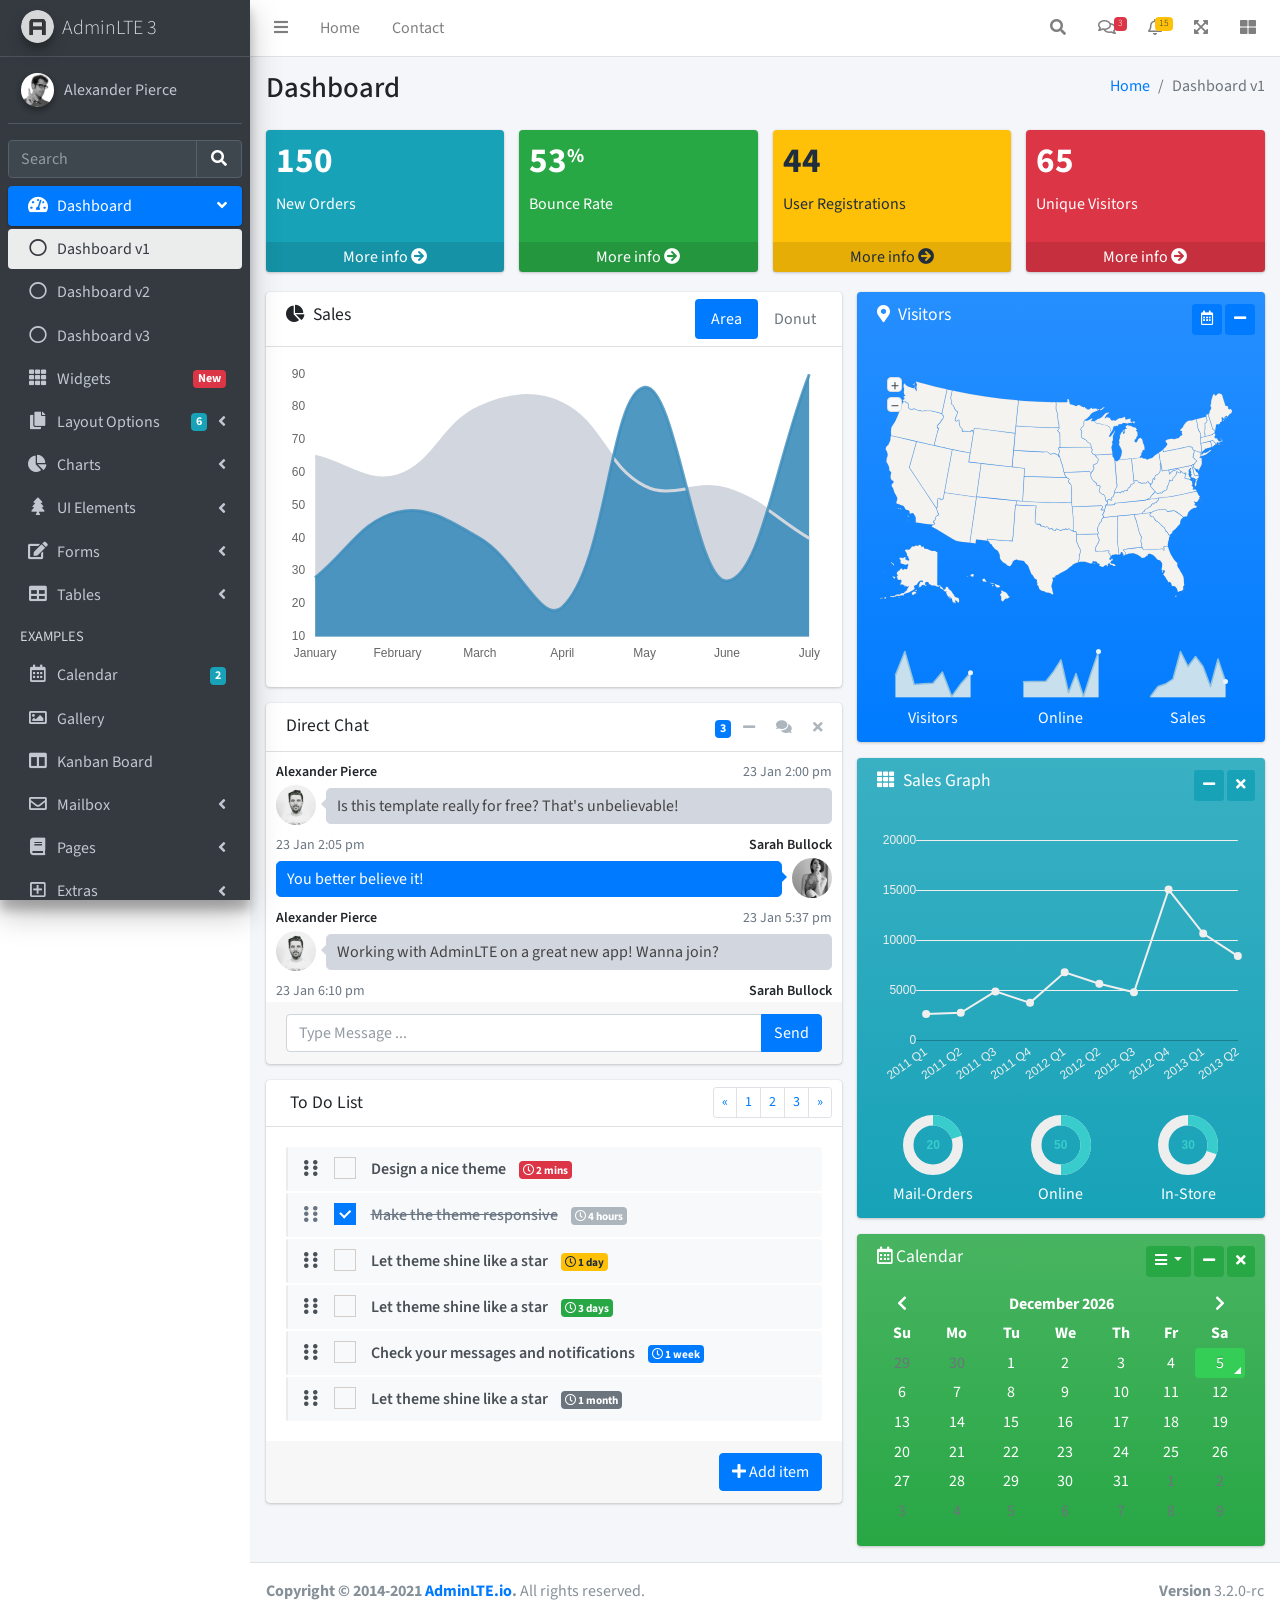
<file: assets/index.html>
<!DOCTYPE html>
<html lang="en">
<head>
  <meta charset="utf-8">
  <meta name="viewport" content="width=device-width, initial-scale=1">
  <title>AdminLTE 3 | Dashboard</title>

  <!-- Google Font: Source Sans Pro -->
  <link rel="stylesheet" href="https://fonts.googleapis.com/css?family=Source+Sans+Pro:300,400,400i,700&display=fallback">
  <!-- Font Awesome -->
  <link rel="stylesheet" href="plugins/fontawesome-free/css/all.min.css">
  <!-- Ionicons -->
  <link rel="stylesheet" href="https://code.ionicframework.com/ionicons/2.0.1/css/ionicons.min.css">
  <!-- Tempusdominus Bootstrap 4 -->
  <link rel="stylesheet" href="plugins/tempusdominus-bootstrap-4/css/tempusdominus-bootstrap-4.min.css">
  <!-- iCheck -->
  <link rel="stylesheet" href="plugins/icheck-bootstrap/icheck-bootstrap.min.css">
  <!-- JQVMap -->
  <link rel="stylesheet" href="plugins/jqvmap/jqvmap.min.css">
  <!-- Theme style -->
  <link rel="stylesheet" href="dist/css/adminlte.min.css">
  <!-- overlayScrollbars -->
  <link rel="stylesheet" href="plugins/overlayScrollbars/css/OverlayScrollbars.min.css">
  <!-- Daterange picker -->
  <link rel="stylesheet" href="plugins/daterangepicker/daterangepicker.css">
  <!-- summernote -->
  <link rel="stylesheet" href="plugins/summernote/summernote-bs4.min.css">
</head>
<body class="hold-transition sidebar-mini layout-fixed">
<div class="wrapper">

  <!-- Preloader -->
  <div class="preloader flex-column justify-content-center align-items-center">
    <img class="animation__shake" src="dist/img/AdminLTELogo.png" alt="AdminLTELogo" height="60" width="60">
  </div>

  <!-- Navbar -->
  <nav class="main-header navbar navbar-expand navbar-white navbar-light">
    <!-- Left navbar links -->
    <ul class="navbar-nav">
      <li class="nav-item">
        <a class="nav-link" data-widget="pushmenu" href="#" role="button"><i class="fas fa-bars"></i></a>
      </li>
      <li class="nav-item d-none d-sm-inline-block">
        <a href="index3.html" class="nav-link">Home</a>
      </li>
      <li class="nav-item d-none d-sm-inline-block">
        <a href="#" class="nav-link">Contact</a>
      </li>
    </ul>

    <!-- Right navbar links -->
    <ul class="navbar-nav ml-auto">
      <!-- Navbar Search -->
      <li class="nav-item">
        <a class="nav-link" data-widget="navbar-search" href="#" role="button">
          <i class="fas fa-search"></i>
        </a>
        <div class="navbar-search-block">
          <form class="form-inline">
            <div class="input-group input-group-sm">
              <input class="form-control form-control-navbar" type="search" placeholder="Search" aria-label="Search">
              <div class="input-group-append">
                <button class="btn btn-navbar" type="submit">
                  <i class="fas fa-search"></i>
                </button>
                <button class="btn btn-navbar" type="button" data-widget="navbar-search">
                  <i class="fas fa-times"></i>
                </button>
              </div>
            </div>
          </form>
        </div>
      </li>

      <!-- Messages Dropdown Menu -->
      <li class="nav-item dropdown">
        <a class="nav-link" data-toggle="dropdown" href="#">
          <i class="far fa-comments"></i>
          <span class="badge badge-danger navbar-badge">3</span>
        </a>
        <div class="dropdown-menu dropdown-menu-lg dropdown-menu-right">
          <a href="#" class="dropdown-item">
            <!-- Message Start -->
            <div class="media">
              <img src="dist/img/user1-128x128.jpg" alt="User Avatar" class="img-size-50 mr-3 img-circle">
              <div class="media-body">
                <h3 class="dropdown-item-title">
                  Brad Diesel
                  <span class="float-right text-sm text-danger"><i class="fas fa-star"></i></span>
                </h3>
                <p class="text-sm">Call me whenever you can...</p>
                <p class="text-sm text-muted"><i class="far fa-clock mr-1"></i> 4 Hours Ago</p>
              </div>
            </div>
            <!-- Message End -->
          </a>
          <div class="dropdown-divider"></div>
          <a href="#" class="dropdown-item">
            <!-- Message Start -->
            <div class="media">
              <img src="dist/img/user8-128x128.jpg" alt="User Avatar" class="img-size-50 img-circle mr-3">
              <div class="media-body">
                <h3 class="dropdown-item-title">
                  John Pierce
                  <span class="float-right text-sm text-muted"><i class="fas fa-star"></i></span>
                </h3>
                <p class="text-sm">I got your message bro</p>
                <p class="text-sm text-muted"><i class="far fa-clock mr-1"></i> 4 Hours Ago</p>
              </div>
            </div>
            <!-- Message End -->
          </a>
          <div class="dropdown-divider"></div>
          <a href="#" class="dropdown-item">
            <!-- Message Start -->
            <div class="media">
              <img src="dist/img/user3-128x128.jpg" alt="User Avatar" class="img-size-50 img-circle mr-3">
              <div class="media-body">
                <h3 class="dropdown-item-title">
                  Nora Silvester
                  <span class="float-right text-sm text-warning"><i class="fas fa-star"></i></span>
                </h3>
                <p class="text-sm">The subject goes here</p>
                <p class="text-sm text-muted"><i class="far fa-clock mr-1"></i> 4 Hours Ago</p>
              </div>
            </div>
            <!-- Message End -->
          </a>
          <div class="dropdown-divider"></div>
          <a href="#" class="dropdown-item dropdown-footer">See All Messages</a>
        </div>
      </li>
      <!-- Notifications Dropdown Menu -->
      <li class="nav-item dropdown">
        <a class="nav-link" data-toggle="dropdown" href="#">
          <i class="far fa-bell"></i>
          <span class="badge badge-warning navbar-badge">15</span>
        </a>
        <div class="dropdown-menu dropdown-menu-lg dropdown-menu-right">
          <span class="dropdown-item dropdown-header">15 Notifications</span>
          <div class="dropdown-divider"></div>
          <a href="#" class="dropdown-item">
            <i class="fas fa-envelope mr-2"></i> 4 new messages
            <span class="float-right text-muted text-sm">3 mins</span>
          </a>
          <div class="dropdown-divider"></div>
          <a href="#" class="dropdown-item">
            <i class="fas fa-users mr-2"></i> 8 friend requests
            <span class="float-right text-muted text-sm">12 hours</span>
          </a>
          <div class="dropdown-divider"></div>
          <a href="#" class="dropdown-item">
            <i class="fas fa-file mr-2"></i> 3 new reports
            <span class="float-right text-muted text-sm">2 days</span>
          </a>
          <div class="dropdown-divider"></div>
          <a href="#" class="dropdown-item dropdown-footer">See All Notifications</a>
        </div>
      </li>
      <li class="nav-item">
        <a class="nav-link" data-widget="fullscreen" href="#" role="button">
          <i class="fas fa-expand-arrows-alt"></i>
        </a>
      </li>
      <li class="nav-item">
        <a class="nav-link" data-widget="control-sidebar" data-controlsidebar-slide="true" href="#" role="button">
          <i class="fas fa-th-large"></i>
        </a>
      </li>
    </ul>
  </nav>
  <!-- /.navbar -->

  <!-- Main Sidebar Container -->
  <aside class="main-sidebar sidebar-dark-primary elevation-4">
    <!-- Brand Logo -->
    <a href="index3.html" class="brand-link">
      <img src="dist/img/AdminLTELogo.png" alt="AdminLTE Logo" class="brand-image img-circle elevation-3" style="opacity: .8">
      <span class="brand-text font-weight-light">AdminLTE 3</span>
    </a>

    <!-- Sidebar -->
    <div class="sidebar">
      <!-- Sidebar user panel (optional) -->
      <div class="user-panel mt-3 pb-3 mb-3 d-flex">
        <div class="image">
          <img src="dist/img/user2-160x160.jpg" class="img-circle elevation-2" alt="User Image">
        </div>
        <div class="info">
          <a href="#" class="d-block">Alexander Pierce</a>
        </div>
      </div>

      <!-- SidebarSearch Form -->
      <div class="form-inline">
        <div class="input-group" data-widget="sidebar-search">
          <input class="form-control form-control-sidebar" type="search" placeholder="Search" aria-label="Search">
          <div class="input-group-append">
            <button class="btn btn-sidebar">
              <i class="fas fa-search fa-fw"></i>
            </button>
          </div>
        </div>
      </div>

      <!-- Sidebar Menu -->
      <nav class="mt-2">
        <ul class="nav nav-pills nav-sidebar flex-column" data-widget="treeview" role="menu" data-accordion="false">
          <!-- Add icons to the links using the .nav-icon class
               with font-awesome or any other icon font library -->
          <li class="nav-item menu-open">
            <a href="#" class="nav-link active">
              <i class="nav-icon fas fa-tachometer-alt"></i>
              <p>
                Dashboard
                <i class="right fas fa-angle-left"></i>
              </p>
            </a>
            <ul class="nav nav-treeview">
              <li class="nav-item">
                <a href="./index.html" class="nav-link active">
                  <i class="far fa-circle nav-icon"></i>
                  <p>Dashboard v1</p>
                </a>
              </li>
              <li class="nav-item">
                <a href="./index2.html" class="nav-link">
                  <i class="far fa-circle nav-icon"></i>
                  <p>Dashboard v2</p>
                </a>
              </li>
              <li class="nav-item">
                <a href="./index3.html" class="nav-link">
                  <i class="far fa-circle nav-icon"></i>
                  <p>Dashboard v3</p>
                </a>
              </li>
            </ul>
          </li>
          <li class="nav-item">
            <a href="pages/widgets.html" class="nav-link">
              <i class="nav-icon fas fa-th"></i>
              <p>
                Widgets
                <span class="right badge badge-danger">New</span>
              </p>
            </a>
          </li>
          <li class="nav-item">
            <a href="#" class="nav-link">
              <i class="nav-icon fas fa-copy"></i>
              <p>
                Layout Options
                <i class="fas fa-angle-left right"></i>
                <span class="badge badge-info right">6</span>
              </p>
            </a>
            <ul class="nav nav-treeview">
              <li class="nav-item">
                <a href="pages/layout/top-nav.html" class="nav-link">
                  <i class="far fa-circle nav-icon"></i>
                  <p>Top Navigation</p>
                </a>
              </li>
              <li class="nav-item">
                <a href="pages/layout/top-nav-sidebar.html" class="nav-link">
                  <i class="far fa-circle nav-icon"></i>
                  <p>Top Navigation + Sidebar</p>
                </a>
              </li>
              <li class="nav-item">
                <a href="pages/layout/boxed.html" class="nav-link">
                  <i class="far fa-circle nav-icon"></i>
                  <p>Boxed</p>
                </a>
              </li>
              <li class="nav-item">
                <a href="pages/layout/fixed-sidebar.html" class="nav-link">
                  <i class="far fa-circle nav-icon"></i>
                  <p>Fixed Sidebar</p>
                </a>
              </li>
              <li class="nav-item">
                <a href="pages/layout/fixed-sidebar-custom.html" class="nav-link">
                  <i class="far fa-circle nav-icon"></i>
                  <p>Fixed Sidebar <small>+ Custom Area</small></p>
                </a>
              </li>
              <li class="nav-item">
                <a href="pages/layout/fixed-topnav.html" class="nav-link">
                  <i class="far fa-circle nav-icon"></i>
                  <p>Fixed Navbar</p>
                </a>
              </li>
              <li class="nav-item">
                <a href="pages/layout/fixed-footer.html" class="nav-link">
                  <i class="far fa-circle nav-icon"></i>
                  <p>Fixed Footer</p>
                </a>
              </li>
              <li class="nav-item">
                <a href="pages/layout/collapsed-sidebar.html" class="nav-link">
                  <i class="far fa-circle nav-icon"></i>
                  <p>Collapsed Sidebar</p>
                </a>
              </li>
            </ul>
          </li>
          <li class="nav-item">
            <a href="#" class="nav-link">
              <i class="nav-icon fas fa-chart-pie"></i>
              <p>
                Charts
                <i class="right fas fa-angle-left"></i>
              </p>
            </a>
            <ul class="nav nav-treeview">
              <li class="nav-item">
                <a href="pages/charts/chartjs.html" class="nav-link">
                  <i class="far fa-circle nav-icon"></i>
                  <p>ChartJS</p>
                </a>
              </li>
              <li class="nav-item">
                <a href="pages/charts/flot.html" class="nav-link">
                  <i class="far fa-circle nav-icon"></i>
                  <p>Flot</p>
                </a>
              </li>
              <li class="nav-item">
                <a href="pages/charts/inline.html" class="nav-link">
                  <i class="far fa-circle nav-icon"></i>
                  <p>Inline</p>
                </a>
              </li>
              <li class="nav-item">
                <a href="pages/charts/uplot.html" class="nav-link">
                  <i class="far fa-circle nav-icon"></i>
                  <p>uPlot</p>
                </a>
              </li>
            </ul>
          </li>
          <li class="nav-item">
            <a href="#" class="nav-link">
              <i class="nav-icon fas fa-tree"></i>
              <p>
                UI Elements
                <i class="fas fa-angle-left right"></i>
              </p>
            </a>
            <ul class="nav nav-treeview">
              <li class="nav-item">
                <a href="pages/UI/general.html" class="nav-link">
                  <i class="far fa-circle nav-icon"></i>
                  <p>General</p>
                </a>
              </li>
              <li class="nav-item">
                <a href="pages/UI/icons.html" class="nav-link">
                  <i class="far fa-circle nav-icon"></i>
                  <p>Icons</p>
                </a>
              </li>
              <li class="nav-item">
                <a href="pages/UI/buttons.html" class="nav-link">
                  <i class="far fa-circle nav-icon"></i>
                  <p>Buttons</p>
                </a>
              </li>
              <li class="nav-item">
                <a href="pages/UI/sliders.html" class="nav-link">
                  <i class="far fa-circle nav-icon"></i>
                  <p>Sliders</p>
                </a>
              </li>
              <li class="nav-item">
                <a href="pages/UI/modals.html" class="nav-link">
                  <i class="far fa-circle nav-icon"></i>
                  <p>Modals & Alerts</p>
                </a>
              </li>
              <li class="nav-item">
                <a href="pages/UI/navbar.html" class="nav-link">
                  <i class="far fa-circle nav-icon"></i>
                  <p>Navbar & Tabs</p>
                </a>
              </li>
              <li class="nav-item">
                <a href="pages/UI/timeline.html" class="nav-link">
                  <i class="far fa-circle nav-icon"></i>
                  <p>Timeline</p>
                </a>
              </li>
              <li class="nav-item">
                <a href="pages/UI/ribbons.html" class="nav-link">
                  <i class="far fa-circle nav-icon"></i>
                  <p>Ribbons</p>
                </a>
              </li>
            </ul>
          </li>
          <li class="nav-item">
            <a href="#" class="nav-link">
              <i class="nav-icon fas fa-edit"></i>
              <p>
                Forms
                <i class="fas fa-angle-left right"></i>
              </p>
            </a>
            <ul class="nav nav-treeview">
              <li class="nav-item">
                <a href="pages/forms/general.html" class="nav-link">
                  <i class="far fa-circle nav-icon"></i>
                  <p>General Elements</p>
                </a>
              </li>
              <li class="nav-item">
                <a href="pages/forms/advanced.html" class="nav-link">
                  <i class="far fa-circle nav-icon"></i>
                  <p>Advanced Elements</p>
                </a>
              </li>
              <li class="nav-item">
                <a href="pages/forms/editors.html" class="nav-link">
                  <i class="far fa-circle nav-icon"></i>
                  <p>Editors</p>
                </a>
              </li>
              <li class="nav-item">
                <a href="pages/forms/validation.html" class="nav-link">
                  <i class="far fa-circle nav-icon"></i>
                  <p>Validation</p>
                </a>
              </li>
            </ul>
          </li>
          <li class="nav-item">
            <a href="#" class="nav-link">
              <i class="nav-icon fas fa-table"></i>
              <p>
                Tables
                <i class="fas fa-angle-left right"></i>
              </p>
            </a>
            <ul class="nav nav-treeview">
              <li class="nav-item">
                <a href="pages/tables/simple.html" class="nav-link">
                  <i class="far fa-circle nav-icon"></i>
                  <p>Simple Tables</p>
                </a>
              </li>
              <li class="nav-item">
                <a href="pages/tables/data.html" class="nav-link">
                  <i class="far fa-circle nav-icon"></i>
                  <p>DataTables</p>
                </a>
              </li>
              <li class="nav-item">
                <a href="pages/tables/jsgrid.html" class="nav-link">
                  <i class="far fa-circle nav-icon"></i>
                  <p>jsGrid</p>
                </a>
              </li>
            </ul>
          </li>
          <li class="nav-header">EXAMPLES</li>
          <li class="nav-item">
            <a href="pages/calendar.html" class="nav-link">
              <i class="nav-icon far fa-calendar-alt"></i>
              <p>
                Calendar
                <span class="badge badge-info right">2</span>
              </p>
            </a>
          </li>
          <li class="nav-item">
            <a href="pages/gallery.html" class="nav-link">
              <i class="nav-icon far fa-image"></i>
              <p>
                Gallery
              </p>
            </a>
          </li>
          <li class="nav-item">
            <a href="pages/kanban.html" class="nav-link">
              <i class="nav-icon fas fa-columns"></i>
              <p>
                Kanban Board
              </p>
            </a>
          </li>
          <li class="nav-item">
            <a href="#" class="nav-link">
              <i class="nav-icon far fa-envelope"></i>
              <p>
                Mailbox
                <i class="fas fa-angle-left right"></i>
              </p>
            </a>
            <ul class="nav nav-treeview">
              <li class="nav-item">
                <a href="pages/mailbox/mailbox.html" class="nav-link">
                  <i class="far fa-circle nav-icon"></i>
                  <p>Inbox</p>
                </a>
              </li>
              <li class="nav-item">
                <a href="pages/mailbox/compose.html" class="nav-link">
                  <i class="far fa-circle nav-icon"></i>
                  <p>Compose</p>
                </a>
              </li>
              <li class="nav-item">
                <a href="pages/mailbox/read-mail.html" class="nav-link">
                  <i class="far fa-circle nav-icon"></i>
                  <p>Read</p>
                </a>
              </li>
            </ul>
          </li>
          <li class="nav-item">
            <a href="#" class="nav-link">
              <i class="nav-icon fas fa-book"></i>
              <p>
                Pages
                <i class="fas fa-angle-left right"></i>
              </p>
            </a>
            <ul class="nav nav-treeview">
              <li class="nav-item">
                <a href="pages/examples/invoice.html" class="nav-link">
                  <i class="far fa-circle nav-icon"></i>
                  <p>Invoice</p>
                </a>
              </li>
              <li class="nav-item">
                <a href="pages/examples/profile.html" class="nav-link">
                  <i class="far fa-circle nav-icon"></i>
                  <p>Profile</p>
                </a>
              </li>
              <li class="nav-item">
                <a href="pages/examples/e-commerce.html" class="nav-link">
                  <i class="far fa-circle nav-icon"></i>
                  <p>E-commerce</p>
                </a>
              </li>
              <li class="nav-item">
                <a href="pages/examples/projects.html" class="nav-link">
                  <i class="far fa-circle nav-icon"></i>
                  <p>Projects</p>
                </a>
              </li>
              <li class="nav-item">
                <a href="pages/examples/project-add.html" class="nav-link">
                  <i class="far fa-circle nav-icon"></i>
                  <p>Project Add</p>
                </a>
              </li>
              <li class="nav-item">
                <a href="pages/examples/project-edit.html" class="nav-link">
                  <i class="far fa-circle nav-icon"></i>
                  <p>Project Edit</p>
                </a>
              </li>
              <li class="nav-item">
                <a href="pages/examples/project-detail.html" class="nav-link">
                  <i class="far fa-circle nav-icon"></i>
                  <p>Project Detail</p>
                </a>
              </li>
              <li class="nav-item">
                <a href="pages/examples/contacts.html" class="nav-link">
                  <i class="far fa-circle nav-icon"></i>
                  <p>Contacts</p>
                </a>
              </li>
              <li class="nav-item">
                <a href="pages/examples/faq.html" class="nav-link">
                  <i class="far fa-circle nav-icon"></i>
                  <p>FAQ</p>
                </a>
              </li>
              <li class="nav-item">
                <a href="pages/examples/contact-us.html" class="nav-link">
                  <i class="far fa-circle nav-icon"></i>
                  <p>Contact us</p>
                </a>
              </li>
            </ul>
          </li>
          <li class="nav-item">
            <a href="#" class="nav-link">
              <i class="nav-icon far fa-plus-square"></i>
              <p>
                Extras
                <i class="fas fa-angle-left right"></i>
              </p>
            </a>
            <ul class="nav nav-treeview">
              <li class="nav-item">
                <a href="#" class="nav-link">
                  <i class="far fa-circle nav-icon"></i>
                  <p>
                    Login & Register v1
                    <i class="fas fa-angle-left right"></i>
                  </p>
                </a>
                <ul class="nav nav-treeview">
                  <li class="nav-item">
                    <a href="pages/examples/login.html" class="nav-link">
                      <i class="far fa-circle nav-icon"></i>
                      <p>Login v1</p>
                    </a>
                  </li>
                  <li class="nav-item">
                    <a href="pages/examples/register.html" class="nav-link">
                      <i class="far fa-circle nav-icon"></i>
                      <p>Register v1</p>
                    </a>
                  </li>
                  <li class="nav-item">
                    <a href="pages/examples/forgot-password.html" class="nav-link">
                      <i class="far fa-circle nav-icon"></i>
                      <p>Forgot Password v1</p>
                    </a>
                  </li>
                  <li class="nav-item">
                    <a href="pages/examples/recover-password.html" class="nav-link">
                      <i class="far fa-circle nav-icon"></i>
                      <p>Recover Password v1</p>
                    </a>
                  </li>
                </ul>
              </li>
              <li class="nav-item">
                <a href="#" class="nav-link">
                  <i class="far fa-circle nav-icon"></i>
                  <p>
                    Login & Register v2
                    <i class="fas fa-angle-left right"></i>
                  </p>
                </a>
                <ul class="nav nav-treeview">
                  <li class="nav-item">
                    <a href="pages/examples/login-v2.html" class="nav-link">
                      <i class="far fa-circle nav-icon"></i>
                      <p>Login v2</p>
                    </a>
                  </li>
                  <li class="nav-item">
                    <a href="pages/examples/register-v2.html" class="nav-link">
                      <i class="far fa-circle nav-icon"></i>
                      <p>Register v2</p>
                    </a>
                  </li>
                  <li class="nav-item">
                    <a href="pages/examples/forgot-password-v2.html" class="nav-link">
                      <i class="far fa-circle nav-icon"></i>
                      <p>Forgot Password v2</p>
                    </a>
                  </li>
                  <li class="nav-item">
                    <a href="pages/examples/recover-password-v2.html" class="nav-link">
                      <i class="far fa-circle nav-icon"></i>
                      <p>Recover Password v2</p>
                    </a>
                  </li>
                </ul>
              </li>
              <li class="nav-item">
                <a href="pages/examples/lockscreen.html" class="nav-link">
                  <i class="far fa-circle nav-icon"></i>
                  <p>Lockscreen</p>
                </a>
              </li>
              <li class="nav-item">
                <a href="pages/examples/legacy-user-menu.html" class="nav-link">
                  <i class="far fa-circle nav-icon"></i>
                  <p>Legacy User Menu</p>
                </a>
              </li>
              <li class="nav-item">
                <a href="pages/examples/language-menu.html" class="nav-link">
                  <i class="far fa-circle nav-icon"></i>
                  <p>Language Menu</p>
                </a>
              </li>
              <li class="nav-item">
                <a href="pages/examples/404.html" class="nav-link">
                  <i class="far fa-circle nav-icon"></i>
                  <p>Error 404</p>
                </a>
              </li>
              <li class="nav-item">
                <a href="pages/examples/500.html" class="nav-link">
                  <i class="far fa-circle nav-icon"></i>
                  <p>Error 500</p>
                </a>
              </li>
              <li class="nav-item">
                <a href="pages/examples/pace.html" class="nav-link">
                  <i class="far fa-circle nav-icon"></i>
                  <p>Pace</p>
                </a>
              </li>
              <li class="nav-item">
                <a href="pages/examples/blank.html" class="nav-link">
                  <i class="far fa-circle nav-icon"></i>
                  <p>Blank Page</p>
                </a>
              </li>
              <li class="nav-item">
                <a href="starter.html" class="nav-link">
                  <i class="far fa-circle nav-icon"></i>
                  <p>Starter Page</p>
                </a>
              </li>
            </ul>
          </li>
          <li class="nav-item">
            <a href="#" class="nav-link">
              <i class="nav-icon fas fa-search"></i>
              <p>
                Search
                <i class="fas fa-angle-left right"></i>
              </p>
            </a>
            <ul class="nav nav-treeview">
              <li class="nav-item">
                <a href="pages/search/simple.html" class="nav-link">
                  <i class="far fa-circle nav-icon"></i>
                  <p>Simple Search</p>
                </a>
              </li>
              <li class="nav-item">
                <a href="pages/search/enhanced.html" class="nav-link">
                  <i class="far fa-circle nav-icon"></i>
                  <p>Enhanced</p>
                </a>
              </li>
            </ul>
          </li>
          <li class="nav-header">MISCELLANEOUS</li>
          <li class="nav-item">
            <a href="iframe.html" class="nav-link">
              <i class="nav-icon fas fa-ellipsis-h"></i>
              <p>Tabbed IFrame Plugin</p>
            </a>
          </li>
          <li class="nav-item">
            <a href="https://adminlte.io/docs/3.1/" class="nav-link">
              <i class="nav-icon fas fa-file"></i>
              <p>Documentation</p>
            </a>
          </li>
          <li class="nav-header">MULTI LEVEL EXAMPLE</li>
          <li class="nav-item">
            <a href="#" class="nav-link">
              <i class="fas fa-circle nav-icon"></i>
              <p>Level 1</p>
            </a>
          </li>
          <li class="nav-item">
            <a href="#" class="nav-link">
              <i class="nav-icon fas fa-circle"></i>
              <p>
                Level 1
                <i class="right fas fa-angle-left"></i>
              </p>
            </a>
            <ul class="nav nav-treeview">
              <li class="nav-item">
                <a href="#" class="nav-link">
                  <i class="far fa-circle nav-icon"></i>
                  <p>Level 2</p>
                </a>
              </li>
              <li class="nav-item">
                <a href="#" class="nav-link">
                  <i class="far fa-circle nav-icon"></i>
                  <p>
                    Level 2
                    <i class="right fas fa-angle-left"></i>
                  </p>
                </a>
                <ul class="nav nav-treeview">
                  <li class="nav-item">
                    <a href="#" class="nav-link">
                      <i class="far fa-dot-circle nav-icon"></i>
                      <p>Level 3</p>
                    </a>
                  </li>
                  <li class="nav-item">
                    <a href="#" class="nav-link">
                      <i class="far fa-dot-circle nav-icon"></i>
                      <p>Level 3</p>
                    </a>
                  </li>
                  <li class="nav-item">
                    <a href="#" class="nav-link">
                      <i class="far fa-dot-circle nav-icon"></i>
                      <p>Level 3</p>
                    </a>
                  </li>
                </ul>
              </li>
              <li class="nav-item">
                <a href="#" class="nav-link">
                  <i class="far fa-circle nav-icon"></i>
                  <p>Level 2</p>
                </a>
              </li>
            </ul>
          </li>
          <li class="nav-item">
            <a href="#" class="nav-link">
              <i class="fas fa-circle nav-icon"></i>
              <p>Level 1</p>
            </a>
          </li>
          <li class="nav-header">LABELS</li>
          <li class="nav-item">
            <a href="#" class="nav-link">
              <i class="nav-icon far fa-circle text-danger"></i>
              <p class="text">Important</p>
            </a>
          </li>
          <li class="nav-item">
            <a href="#" class="nav-link">
              <i class="nav-icon far fa-circle text-warning"></i>
              <p>Warning</p>
            </a>
          </li>
          <li class="nav-item">
            <a href="#" class="nav-link">
              <i class="nav-icon far fa-circle text-info"></i>
              <p>Informational</p>
            </a>
          </li>
        </ul>
      </nav>
      <!-- /.sidebar-menu -->
    </div>
    <!-- /.sidebar -->
  </aside>

  <!-- Content Wrapper. Contains page content -->
  <div class="content-wrapper">
    <!-- Content Header (Page header) -->
    <div class="content-header">
      <div class="container-fluid">
        <div class="row mb-2">
          <div class="col-sm-6">
            <h1 class="m-0">Dashboard</h1>
          </div><!-- /.col -->
          <div class="col-sm-6">
            <ol class="breadcrumb float-sm-right">
              <li class="breadcrumb-item"><a href="#">Home</a></li>
              <li class="breadcrumb-item active">Dashboard v1</li>
            </ol>
          </div><!-- /.col -->
        </div><!-- /.row -->
      </div><!-- /.container-fluid -->
    </div>
    <!-- /.content-header -->

    <!-- Main content -->
    <section class="content">
      <div class="container-fluid">
        <!-- Small boxes (Stat box) -->
        <div class="row">
          <div class="col-lg-3 col-6">
            <!-- small box -->
            <div class="small-box bg-info">
              <div class="inner">
                <h3>150</h3>

                <p>New Orders</p>
              </div>
              <div class="icon">
                <i class="ion ion-bag"></i>
              </div>
              <a href="#" class="small-box-footer">More info <i class="fas fa-arrow-circle-right"></i></a>
            </div>
          </div>
          <!-- ./col -->
          <div class="col-lg-3 col-6">
            <!-- small box -->
            <div class="small-box bg-success">
              <div class="inner">
                <h3>53<sup style="font-size: 20px">%</sup></h3>

                <p>Bounce Rate</p>
              </div>
              <div class="icon">
                <i class="ion ion-stats-bars"></i>
              </div>
              <a href="#" class="small-box-footer">More info <i class="fas fa-arrow-circle-right"></i></a>
            </div>
          </div>
          <!-- ./col -->
          <div class="col-lg-3 col-6">
            <!-- small box -->
            <div class="small-box bg-warning">
              <div class="inner">
                <h3>44</h3>

                <p>User Registrations</p>
              </div>
              <div class="icon">
                <i class="ion ion-person-add"></i>
              </div>
              <a href="#" class="small-box-footer">More info <i class="fas fa-arrow-circle-right"></i></a>
            </div>
          </div>
          <!-- ./col -->
          <div class="col-lg-3 col-6">
            <!-- small box -->
            <div class="small-box bg-danger">
              <div class="inner">
                <h3>65</h3>

                <p>Unique Visitors</p>
              </div>
              <div class="icon">
                <i class="ion ion-pie-graph"></i>
              </div>
              <a href="#" class="small-box-footer">More info <i class="fas fa-arrow-circle-right"></i></a>
            </div>
          </div>
          <!-- ./col -->
        </div>
        <!-- /.row -->
        
        <!-- Main row -->
        <div class="row">
          <!-- Left col -->
          <section class="col-lg-7 connectedSortable">
            <!-- Custom tabs (Charts with tabs)-->
            <div class="card">
              <div class="card-header">
                <h3 class="card-title">
                  <i class="fas fa-chart-pie mr-1"></i>
                  Sales
                </h3>
                <div class="card-tools">
                  <ul class="nav nav-pills ml-auto">
                    <li class="nav-item">
                      <a class="nav-link active" href="#revenue-chart" data-toggle="tab">Area</a>
                    </li>
                    <li class="nav-item">
                      <a class="nav-link" href="#sales-chart" data-toggle="tab">Donut</a>
                    </li>
                  </ul>
                </div>
              </div><!-- /.card-header -->
              <div class="card-body">
                <div class="tab-content p-0">
                  <!-- Morris chart - Sales -->
                  <div class="chart tab-pane active" id="revenue-chart"
                       style="position: relative; height: 300px;">
                      <canvas id="revenue-chart-canvas" height="300" style="height: 300px;"></canvas>
                   </div>
                  <div class="chart tab-pane" id="sales-chart" style="position: relative; height: 300px;">
                    <canvas id="sales-chart-canvas" height="300" style="height: 300px;"></canvas>
                  </div>
                </div>
              </div><!-- /.card-body -->
            </div>
            <!-- /.card -->

            <!-- DIRECT CHAT -->
            <div class="card direct-chat direct-chat-primary">
              <div class="card-header">
                <h3 class="card-title">Direct Chat</h3>

                <div class="card-tools">
                  <span title="3 New Messages" class="badge badge-primary">3</span>
                  <button type="button" class="btn btn-tool" data-card-widget="collapse">
                    <i class="fas fa-minus"></i>
                  </button>
                  <button type="button" class="btn btn-tool" title="Contacts" data-widget="chat-pane-toggle">
                    <i class="fas fa-comments"></i>
                  </button>
                  <button type="button" class="btn btn-tool" data-card-widget="remove">
                    <i class="fas fa-times"></i>
                  </button>
                </div>
              </div>
              <!-- /.card-header -->
              <div class="card-body">
                <!-- Conversations are loaded here -->
                <div class="direct-chat-messages">
                  <!-- Message. Default to the left -->
                  <div class="direct-chat-msg">
                    <div class="direct-chat-infos clearfix">
                      <span class="direct-chat-name float-left">Alexander Pierce</span>
                      <span class="direct-chat-timestamp float-right">23 Jan 2:00 pm</span>
                    </div>
                    <!-- /.direct-chat-infos -->
                    <img class="direct-chat-img" src="dist/img/user1-128x128.jpg" alt="message user image">
                    <!-- /.direct-chat-img -->
                    <div class="direct-chat-text">
                      Is this template really for free? That's unbelievable!
                    </div>
                    <!-- /.direct-chat-text -->
                  </div>
                  <!-- /.direct-chat-msg -->

                  <!-- Message to the right -->
                  <div class="direct-chat-msg right">
                    <div class="direct-chat-infos clearfix">
                      <span class="direct-chat-name float-right">Sarah Bullock</span>
                      <span class="direct-chat-timestamp float-left">23 Jan 2:05 pm</span>
                    </div>
                    <!-- /.direct-chat-infos -->
                    <img class="direct-chat-img" src="dist/img/user3-128x128.jpg" alt="message user image">
                    <!-- /.direct-chat-img -->
                    <div class="direct-chat-text">
                      You better believe it!
                    </div>
                    <!-- /.direct-chat-text -->
                  </div>
                  <!-- /.direct-chat-msg -->

                  <!-- Message. Default to the left -->
                  <div class="direct-chat-msg">
                    <div class="direct-chat-infos clearfix">
                      <span class="direct-chat-name float-left">Alexander Pierce</span>
                      <span class="direct-chat-timestamp float-right">23 Jan 5:37 pm</span>
                    </div>
                    <!-- /.direct-chat-infos -->
                    <img class="direct-chat-img" src="dist/img/user1-128x128.jpg" alt="message user image">
                    <!-- /.direct-chat-img -->
                    <div class="direct-chat-text">
                      Working with AdminLTE on a great new app! Wanna join?
                    </div>
                    <!-- /.direct-chat-text -->
                  </div>
                  <!-- /.direct-chat-msg -->

                  <!-- Message to the right -->
                  <div class="direct-chat-msg right">
                    <div class="direct-chat-infos clearfix">
                      <span class="direct-chat-name float-right">Sarah Bullock</span>
                      <span class="direct-chat-timestamp float-left">23 Jan 6:10 pm</span>
                    </div>
                    <!-- /.direct-chat-infos -->
                    <img class="direct-chat-img" src="dist/img/user3-128x128.jpg" alt="message user image">
                    <!-- /.direct-chat-img -->
                    <div class="direct-chat-text">
                      I would love to.
                    </div>
                    <!-- /.direct-chat-text -->
                  </div>
                  <!-- /.direct-chat-msg -->

                </div>
                <!--/.direct-chat-messages-->

                <!-- Contacts are loaded here -->
                <div class="direct-chat-contacts">
                  <ul class="contacts-list">
                    <li>
                      <a href="#">
                        <img class="contacts-list-img" src="dist/img/user1-128x128.jpg" alt="User Avatar">

                        <div class="contacts-list-info">
                          <span class="contacts-list-name">
                            Count Dracula
                            <small class="contacts-list-date float-right">2/28/2015</small>
                          </span>
                          <span class="contacts-list-msg">How have you been? I was...</span>
                        </div>
                        <!-- /.contacts-list-info -->
                      </a>
                    </li>
                    <!-- End Contact Item -->
                    <li>
                      <a href="#">
                        <img class="contacts-list-img" src="dist/img/user7-128x128.jpg" alt="User Avatar">

                        <div class="contacts-list-info">
                          <span class="contacts-list-name">
                            Sarah Doe
                            <small class="contacts-list-date float-right">2/23/2015</small>
                          </span>
                          <span class="contacts-list-msg">I will be waiting for...</span>
                        </div>
                        <!-- /.contacts-list-info -->
                      </a>
                    </li>
                    <!-- End Contact Item -->
                    <li>
                      <a href="#">
                        <img class="contacts-list-img" src="dist/img/user3-128x128.jpg" alt="User Avatar">

                        <div class="contacts-list-info">
                          <span class="contacts-list-name">
                            Nadia Jolie
                            <small class="contacts-list-date float-right">2/20/2015</small>
                          </span>
                          <span class="contacts-list-msg">I'll call you back at...</span>
                        </div>
                        <!-- /.contacts-list-info -->
                      </a>
                    </li>
                    <!-- End Contact Item -->
                    <li>
                      <a href="#">
                        <img class="contacts-list-img" src="dist/img/user5-128x128.jpg" alt="User Avatar">

                        <div class="contacts-list-info">
                          <span class="contacts-list-name">
                            Nora S. Vans
                            <small class="contacts-list-date float-right">2/10/2015</small>
                          </span>
                          <span class="contacts-list-msg">Where is your new...</span>
                        </div>
                        <!-- /.contacts-list-info -->
                      </a>
                    </li>
                    <!-- End Contact Item -->
                    <li>
                      <a href="#">
                        <img class="contacts-list-img" src="dist/img/user6-128x128.jpg" alt="User Avatar">

                        <div class="contacts-list-info">
                          <span class="contacts-list-name">
                            John K.
                            <small class="contacts-list-date float-right">1/27/2015</small>
                          </span>
                          <span class="contacts-list-msg">Can I take a look at...</span>
                        </div>
                        <!-- /.contacts-list-info -->
                      </a>
                    </li>
                    <!-- End Contact Item -->
                    <li>
                      <a href="#">
                        <img class="contacts-list-img" src="dist/img/user8-128x128.jpg" alt="User Avatar">

                        <div class="contacts-list-info">
                          <span class="contacts-list-name">
                            Kenneth M.
                            <small class="contacts-list-date float-right">1/4/2015</small>
                          </span>
                          <span class="contacts-list-msg">Never mind I found...</span>
                        </div>
                        <!-- /.contacts-list-info -->
                      </a>
                    </li>
                    <!-- End Contact Item -->
                  </ul>
                  <!-- /.contacts-list -->
                </div>
                <!-- /.direct-chat-pane -->
              </div>
              <!-- /.card-body -->
              <div class="card-footer">
                <form action="#" method="post">
                  <div class="input-group">
                    <input type="text" name="message" placeholder="Type Message ..." class="form-control">
                    <span class="input-group-append">
                      <button type="button" class="btn btn-primary">Send</button>
                    </span>
                  </div>
                </form>
              </div>
              <!-- /.card-footer-->
            </div>
            <!--/.direct-chat -->

            <!-- TO DO List -->
            <div class="card">
              <div class="card-header">
                <h3 class="card-title">
                  <i class="ion ion-clipboard mr-1"></i>
                  To Do List
                </h3>

                <div class="card-tools">
                  <ul class="pagination pagination-sm">
                    <li class="page-item"><a href="#" class="page-link">&laquo;</a></li>
                    <li class="page-item"><a href="#" class="page-link">1</a></li>
                    <li class="page-item"><a href="#" class="page-link">2</a></li>
                    <li class="page-item"><a href="#" class="page-link">3</a></li>
                    <li class="page-item"><a href="#" class="page-link">&raquo;</a></li>
                  </ul>
                </div>
              </div>
              <!-- /.card-header -->
              <div class="card-body">
                <ul class="todo-list" data-widget="todo-list">
                  <li>
                    <!-- drag handle -->
                    <span class="handle">
                      <i class="fas fa-ellipsis-v"></i>
                      <i class="fas fa-ellipsis-v"></i>
                    </span>
                    <!-- checkbox -->
                    <div  class="icheck-primary d-inline ml-2">
                      <input type="checkbox" value="" name="todo1" id="todoCheck1">
                      <label for="todoCheck1"></label>
                    </div>
                    <!-- todo text -->
                    <span class="text">Design a nice theme</span>
                    <!-- Emphasis label -->
                    <small class="badge badge-danger"><i class="far fa-clock"></i> 2 mins</small>
                    <!-- General tools such as edit or delete-->
                    <div class="tools">
                      <i class="fas fa-edit"></i>
                      <i class="fas fa-trash-o"></i>
                    </div>
                  </li>
                  <li>
                    <span class="handle">
                      <i class="fas fa-ellipsis-v"></i>
                      <i class="fas fa-ellipsis-v"></i>
                    </span>
                    <div  class="icheck-primary d-inline ml-2">
                      <input type="checkbox" value="" name="todo2" id="todoCheck2" checked>
                      <label for="todoCheck2"></label>
                    </div>
                    <span class="text">Make the theme responsive</span>
                    <small class="badge badge-info"><i class="far fa-clock"></i> 4 hours</small>
                    <div class="tools">
                      <i class="fas fa-edit"></i>
                      <i class="fas fa-trash-o"></i>
                    </div>
                  </li>
                  <li>
                    <span class="handle">
                      <i class="fas fa-ellipsis-v"></i>
                      <i class="fas fa-ellipsis-v"></i>
                    </span>
                    <div  class="icheck-primary d-inline ml-2">
                      <input type="checkbox" value="" name="todo3" id="todoCheck3">
                      <label for="todoCheck3"></label>
                    </div>
                    <span class="text">Let theme shine like a star</span>
                    <small class="badge badge-warning"><i class="far fa-clock"></i> 1 day</small>
                    <div class="tools">
                      <i class="fas fa-edit"></i>
                      <i class="fas fa-trash-o"></i>
                    </div>
                  </li>
                  <li>
                    <span class="handle">
                      <i class="fas fa-ellipsis-v"></i>
                      <i class="fas fa-ellipsis-v"></i>
                    </span>
                    <div  class="icheck-primary d-inline ml-2">
                      <input type="checkbox" value="" name="todo4" id="todoCheck4">
                      <label for="todoCheck4"></label>
                    </div>
                    <span class="text">Let theme shine like a star</span>
                    <small class="badge badge-success"><i class="far fa-clock"></i> 3 days</small>
                    <div class="tools">
                      <i class="fas fa-edit"></i>
                      <i class="fas fa-trash-o"></i>
                    </div>
                  </li>
                  <li>
                    <span class="handle">
                      <i class="fas fa-ellipsis-v"></i>
                      <i class="fas fa-ellipsis-v"></i>
                    </span>
                    <div  class="icheck-primary d-inline ml-2">
                      <input type="checkbox" value="" name="todo5" id="todoCheck5">
                      <label for="todoCheck5"></label>
                    </div>
                    <span class="text">Check your messages and notifications</span>
                    <small class="badge badge-primary"><i class="far fa-clock"></i> 1 week</small>
                    <div class="tools">
                      <i class="fas fa-edit"></i>
                      <i class="fas fa-trash-o"></i>
                    </div>
                  </li>
                  <li>
                    <span class="handle">
                      <i class="fas fa-ellipsis-v"></i>
                      <i class="fas fa-ellipsis-v"></i>
                    </span>
                    <div  class="icheck-primary d-inline ml-2">
                      <input type="checkbox" value="" name="todo6" id="todoCheck6">
                      <label for="todoCheck6"></label>
                    </div>
                    <span class="text">Let theme shine like a star</span>
                    <small class="badge badge-secondary"><i class="far fa-clock"></i> 1 month</small>
                    <div class="tools">
                      <i class="fas fa-edit"></i>
                      <i class="fas fa-trash-o"></i>
                    </div>
                  </li>
                </ul>
              </div>
              <!-- /.card-body -->
              <div class="card-footer clearfix">
                <button type="button" class="btn btn-primary float-right"><i class="fas fa-plus"></i> Add item</button>
              </div>
            </div>
            <!-- /.card -->
          </section>
          <!-- /.Left col -->
          <!-- right col (We are only adding the ID to make the widgets sortable)-->
          <section class="col-lg-5 connectedSortable">

            <!-- Map card -->
            <div class="card bg-gradient-primary">
              <div class="card-header border-0">
                <h3 class="card-title">
                  <i class="fas fa-map-marker-alt mr-1"></i>
                  Visitors
                </h3>
                <!-- card tools -->
                <div class="card-tools">
                  <button type="button" class="btn btn-primary btn-sm daterange" title="Date range">
                    <i class="far fa-calendar-alt"></i>
                  </button>
                  <button type="button" class="btn btn-primary btn-sm" data-card-widget="collapse" title="Collapse">
                    <i class="fas fa-minus"></i>
                  </button>
                </div>
                <!-- /.card-tools -->
              </div>
              <div class="card-body">
                <div id="world-map" style="height: 250px; width: 100%;"></div>
              </div>
              <!-- /.card-body-->
              <div class="card-footer bg-transparent">
                <div class="row">
                  <div class="col-4 text-center">
                    <div id="sparkline-1"></div>
                    <div class="text-white">Visitors</div>
                  </div>
                  <!-- ./col -->
                  <div class="col-4 text-center">
                    <div id="sparkline-2"></div>
                    <div class="text-white">Online</div>
                  </div>
                  <!-- ./col -->
                  <div class="col-4 text-center">
                    <div id="sparkline-3"></div>
                    <div class="text-white">Sales</div>
                  </div>
                  <!-- ./col -->
                </div>
                <!-- /.row -->
              </div>
            </div>
            <!-- /.card -->

            <!-- solid sales graph -->
            <div class="card bg-gradient-info">
              <div class="card-header border-0">
                <h3 class="card-title">
                  <i class="fas fa-th mr-1"></i>
                  Sales Graph
                </h3>

                <div class="card-tools">
                  <button type="button" class="btn bg-info btn-sm" data-card-widget="collapse">
                    <i class="fas fa-minus"></i>
                  </button>
                  <button type="button" class="btn bg-info btn-sm" data-card-widget="remove">
                    <i class="fas fa-times"></i>
                  </button>
                </div>
              </div>
              <div class="card-body">
                <canvas class="chart" id="line-chart" style="min-height: 250px; height: 250px; max-height: 250px; max-width: 100%;"></canvas>
              </div>
              <!-- /.card-body -->
              <div class="card-footer bg-transparent">
                <div class="row">
                  <div class="col-4 text-center">
                    <input type="text" class="knob" data-readonly="true" value="20" data-width="60" data-height="60"
                           data-fgColor="#39CCCC">

                    <div class="text-white">Mail-Orders</div>
                  </div>
                  <!-- ./col -->
                  <div class="col-4 text-center">
                    <input type="text" class="knob" data-readonly="true" value="50" data-width="60" data-height="60"
                           data-fgColor="#39CCCC">

                    <div class="text-white">Online</div>
                  </div>
                  <!-- ./col -->
                  <div class="col-4 text-center">
                    <input type="text" class="knob" data-readonly="true" value="30" data-width="60" data-height="60"
                           data-fgColor="#39CCCC">

                    <div class="text-white">In-Store</div>
                  </div>
                  <!-- ./col -->
                </div>
                <!-- /.row -->
              </div>
              <!-- /.card-footer -->
            </div>
            <!-- /.card -->

            <!-- Calendar -->
            <div class="card bg-gradient-success">
              <div class="card-header border-0">

                <h3 class="card-title">
                  <i class="far fa-calendar-alt"></i>
                  Calendar
                </h3>
                <!-- tools card -->
                <div class="card-tools">
                  <!-- button with a dropdown -->
                  <div class="btn-group">
                    <button type="button" class="btn btn-success btn-sm dropdown-toggle" data-toggle="dropdown" data-offset="-52">
                      <i class="fas fa-bars"></i>
                    </button>
                    <div class="dropdown-menu" role="menu">
                      <a href="#" class="dropdown-item">Add new event</a>
                      <a href="#" class="dropdown-item">Clear events</a>
                      <div class="dropdown-divider"></div>
                      <a href="#" class="dropdown-item">View calendar</a>
                    </div>
                  </div>
                  <button type="button" class="btn btn-success btn-sm" data-card-widget="collapse">
                    <i class="fas fa-minus"></i>
                  </button>
                  <button type="button" class="btn btn-success btn-sm" data-card-widget="remove">
                    <i class="fas fa-times"></i>
                  </button>
                </div>
                <!-- /. tools -->
              </div>
              <!-- /.card-header -->
              <div class="card-body pt-0">
                <!--The calendar -->
                <div id="calendar" style="width: 100%"></div>
              </div>
              <!-- /.card-body -->
            </div>
            <!-- /.card -->
          </section>
          <!-- right col -->
        </div>
        <!-- /.row (main row) -->
      </div><!-- /.container-fluid -->
    </section>
    <!-- /.content -->
  </div>
  <!-- /.content-wrapper -->
  <footer class="main-footer">
    <strong>Copyright &copy; 2014-2021 <a href="https://adminlte.io">AdminLTE.io</a>.</strong>
    All rights reserved.
    <div class="float-right d-none d-sm-inline-block">
      <b>Version</b> 3.2.0-rc
    </div>
  </footer>

  <!-- Control Sidebar -->
  <aside class="control-sidebar control-sidebar-dark">
    <!-- Control sidebar content goes here -->
  </aside>
  <!-- /.control-sidebar -->
</div>
<!-- ./wrapper -->

<!-- jQuery -->
<script src="plugins/jquery/jquery.min.js"></script>
<!-- jQuery UI 1.11.4 -->
<script src="plugins/jquery-ui/jquery-ui.min.js"></script>
<!-- Resolve conflict in jQuery UI tooltip with Bootstrap tooltip -->
<script>
  $.widget.bridge('uibutton', $.ui.button)
</script>
<!-- Bootstrap 4 -->
<script src="plugins/bootstrap/js/bootstrap.bundle.min.js"></script>
<!-- ChartJS -->
<script src="plugins/chart.js/Chart.min.js"></script>
<!-- Sparkline -->
<script src="plugins/sparklines/sparkline.js"></script>
<!-- JQVMap -->
<script src="plugins/jqvmap/jquery.vmap.min.js"></script>
<script src="plugins/jqvmap/maps/jquery.vmap.usa.js"></script>
<!-- jQuery Knob Chart -->
<script src="plugins/jquery-knob/jquery.knob.min.js"></script>
<!-- daterangepicker -->
<script src="plugins/moment/moment.min.js"></script>
<script src="plugins/daterangepicker/daterangepicker.js"></script>
<!-- Tempusdominus Bootstrap 4 -->
<script src="plugins/tempusdominus-bootstrap-4/js/tempusdominus-bootstrap-4.min.js"></script>
<!-- Summernote -->
<script src="plugins/summernote/summernote-bs4.min.js"></script>
<!-- overlayScrollbars -->
<script src="plugins/overlayScrollbars/js/jquery.overlayScrollbars.min.js"></script>
<!-- AdminLTE App -->
<script src="dist/js/adminlte.js"></script>
<!-- AdminLTE for demo purposes -->
<script src="dist/js/demo.js"></script>
<!-- AdminLTE dashboard demo (This is only for demo purposes) -->
<script src="dist/js/pages/dashboard.js"></script>
</body>
</html>
</file>
<file: assets/plugins/daterangepicker/daterangepicker.css>
.daterangepicker {
  position: absolute;
  color: inherit;
  background-color: #fff;
  border-radius: 4px;
  border: 1px solid #ddd;
  width: 278px;
  max-width: none;
  padding: 0;
  margin-top: 7px;
  top: 100px;
  left: 20px;
  z-index: 3001;
  display: none;
  font-family: arial;
  font-size: 15px;
  line-height: 1em;
}

.daterangepicker:before, .daterangepicker:after {
  position: absolute;
  display: inline-block;
  border-bottom-color: rgba(0, 0, 0, 0.2);
  content: '';
}

.daterangepicker:before {
  top: -7px;
  border-right: 7px solid transparent;
  border-left: 7px solid transparent;
  border-bottom: 7px solid #ccc;
}

.daterangepicker:after {
  top: -6px;
  border-right: 6px solid transparent;
  border-bottom: 6px solid #fff;
  border-left: 6px solid transparent;
}

.daterangepicker.opensleft:before {
  right: 9px;
}

.daterangepicker.opensleft:after {
  right: 10px;
}

.daterangepicker.openscenter:before {
  left: 0;
  right: 0;
  width: 0;
  margin-left: auto;
  margin-right: auto;
}

.daterangepicker.openscenter:after {
  left: 0;
  right: 0;
  width: 0;
  margin-left: auto;
  margin-right: auto;
}

.daterangepicker.opensright:before {
  left: 9px;
}

.daterangepicker.opensright:after {
  left: 10px;
}

.daterangepicker.drop-up {
  margin-top: -7px;
}

.daterangepicker.drop-up:before {
  top: initial;
  bottom: -7px;
  border-bottom: initial;
  border-top: 7px solid #ccc;
}

.daterangepicker.drop-up:after {
  top: initial;
  bottom: -6px;
  border-bottom: initial;
  border-top: 6px solid #fff;
}

.daterangepicker.single .daterangepicker .ranges, .daterangepicker.single .drp-calendar {
  float: none;
}

.daterangepicker.single .drp-selected {
  display: none;
}

.daterangepicker.show-calendar .drp-calendar {
  display: block;
}

.daterangepicker.show-calendar .drp-buttons {
  display: block;
}

.daterangepicker.auto-apply .drp-buttons {
  display: none;
}

.daterangepicker .drp-calendar {
  display: none;
  max-width: 270px;
}

.daterangepicker .drp-calendar.left {
  padding: 8px 0 8px 8px;
}

.daterangepicker .drp-calendar.right {
  padding: 8px;
}

.daterangepicker .drp-calendar.single .calendar-table {
  border: none;
}

.daterangepicker .calendar-table .next span, .daterangepicker .calendar-table .prev span {
  color: #fff;
  border: solid black;
  border-width: 0 2px 2px 0;
  border-radius: 0;
  display: inline-block;
  padding: 3px;
}

.daterangepicker .calendar-table .next span {
  transform: rotate(-45deg);
  -webkit-transform: rotate(-45deg);
}

.daterangepicker .calendar-table .prev span {
  transform: rotate(135deg);
  -webkit-transform: rotate(135deg);
}

.daterangepicker .calendar-table th, .daterangepicker .calendar-table td {
  white-space: nowrap;
  text-align: center;
  vertical-align: middle;
  min-width: 32px;
  width: 32px;
  height: 24px;
  line-height: 24px;
  font-size: 12px;
  border-radius: 4px;
  border: 1px solid transparent;
  white-space: nowrap;
  cursor: pointer;
}

.daterangepicker .calendar-table {
  border: 1px solid #fff;
  border-radius: 4px;
  background-color: #fff;
}

.daterangepicker .calendar-table table {
  width: 100%;
  margin: 0;
  border-spacing: 0;
  border-collapse: collapse;
}

.daterangepicker td.available:hover, .daterangepicker th.available:hover {
  background-color: #eee;
  border-color: transparent;
  color: inherit;
}

.daterangepicker td.week, .daterangepicker th.week {
  font-size: 80%;
  color: #ccc;
}

.daterangepicker td.off, .daterangepicker td.off.in-range, .daterangepicker td.off.start-date, .daterangepicker td.off.end-date {
  background-color: #fff;
  border-color: transparent;
  color: #999;
}

.daterangepicker td.in-range {
  background-color: #ebf4f8;
  border-color: transparent;
  color: #000;
  border-radius: 0;
}

.daterangepicker td.start-date {
  border-radius: 4px 0 0 4px;
}

.daterangepicker td.end-date {
  border-radius: 0 4px 4px 0;
}

.daterangepicker td.start-date.end-date {
  border-radius: 4px;
}

.daterangepicker td.active, .daterangepicker td.active:hover {
  background-color: #357ebd;
  border-color: transparent;
  color: #fff;
}

.daterangepicker th.month {
  width: auto;
}

.daterangepicker td.disabled, .daterangepicker option.disabled {
  color: #999;
  cursor: not-allowed;
  text-decoration: line-through;
}

.daterangepicker select.monthselect, .daterangepicker select.yearselect {
  font-size: 12px;
  padding: 1px;
  height: auto;
  margin: 0;
  cursor: default;
}

.daterangepicker select.monthselect {
  margin-right: 2%;
  width: 56%;
}

.daterangepicker select.yearselect {
  width: 40%;
}

.daterangepicker select.hourselect, .daterangepicker select.minuteselect, .daterangepicker select.secondselect, .daterangepicker select.ampmselect {
  width: 50px;
  margin: 0 auto;
  background: #eee;
  border: 1px solid #eee;
  padding: 2px;
  outline: 0;
  font-size: 12px;
}

.daterangepicker .calendar-time {
  text-align: center;
  margin: 4px auto 0 auto;
  line-height: 30px;
  position: relative;
}

.daterangepicker .calendar-time select.disabled {
  color: #ccc;
  cursor: not-allowed;
}

.daterangepicker .drp-buttons {
  clear: both;
  text-align: right;
  padding: 8px;
  border-top: 1px solid #ddd;
  display: none;
  line-height: 12px;
  vertical-align: middle;
}

.daterangepicker .drp-selected {
  display: inline-block;
  font-size: 12px;
  padding-right: 8px;
}

.daterangepicker .drp-buttons .btn {
  margin-left: 8px;
  font-size: 12px;
  font-weight: bold;
  padding: 4px 8px;
}

.daterangepicker.show-ranges.single.rtl .drp-calendar.left {
  border-right: 1px solid #ddd;
}

.daterangepicker.show-ranges.single.ltr .drp-calendar.left {
  border-left: 1px solid #ddd;
}

.daterangepicker.show-ranges.rtl .drp-calendar.right {
  border-right: 1px solid #ddd;
}

.daterangepicker.show-ranges.ltr .drp-calendar.left {
  border-left: 1px solid #ddd;
}

.daterangepicker .ranges {
  float: none;
  text-align: left;
  margin: 0;
}

.daterangepicker.show-calendar .ranges {
  margin-top: 8px;
}

.daterangepicker .ranges ul {
  list-style: none;
  margin: 0 auto;
  padding: 0;
  width: 100%;
}

.daterangepicker .ranges li {
  font-size: 12px;
  padding: 8px 12px;
  cursor: pointer;
}

.daterangepicker .ranges li:hover {
  background-color: #eee;
}

.daterangepicker .ranges li.active {
  background-color: #08c;
  color: #fff;
}

/*  Larger Screen Styling */
@media (min-width: 564px) {
  .daterangepicker {
    width: auto;
  }

  .daterangepicker .ranges ul {
    width: 140px;
  }

  .daterangepicker.single .ranges ul {
    width: 100%;
  }

  .daterangepicker.single .drp-calendar.left {
    clear: none;
  }

  .daterangepicker.single .ranges, .daterangepicker.single .drp-calendar {
    float: left;
  }

  .daterangepicker {
    direction: ltr;
    text-align: left;
  }

  .daterangepicker .drp-calendar.left {
    clear: left;
    margin-right: 0;
  }

  .daterangepicker .drp-calendar.left .calendar-table {
    border-right: none;
    border-top-right-radius: 0;
    border-bottom-right-radius: 0;
  }

  .daterangepicker .drp-calendar.right {
    margin-left: 0;
  }

  .daterangepicker .drp-calendar.right .calendar-table {
    border-left: none;
    border-top-left-radius: 0;
    border-bottom-left-radius: 0;
  }

  .daterangepicker .drp-calendar.left .calendar-table {
    padding-right: 8px;
  }

  .daterangepicker .ranges, .daterangepicker .drp-calendar {
    float: left;
  }
}

@media (min-width: 730px) {
  .daterangepicker .ranges {
    width: auto;
  }

  .daterangepicker .ranges {
    float: left;
  }

  .daterangepicker.rtl .ranges {
    float: right;
  }

  .daterangepicker .drp-calendar.left {
    clear: none !important;
  }
}
</file>
<file: assets/plugins/jqvmap/jqvmap.min.css>
.jqvmap-label,.jqvmap-pin{pointer-events:none}.jqvmap-label{position:absolute;display:none;-webkit-border-radius:3px;-moz-border-radius:3px;border-radius:3px;background:#292929;color:#fff;font-family:sans-serif,Verdana;font-size:smaller;padding:3px}.jqvmap-zoomin,.jqvmap-zoomout{position:absolute;left:10px;-webkit-border-radius:3px;-moz-border-radius:3px;border-radius:3px;background:#000;padding:3px;color:#fff;width:10px;height:10px;cursor:pointer;line-height:10px;text-align:center}.jqvmap-zoomin{top:10px}.jqvmap-zoomout{top:30px}.jqvmap-region{cursor:pointer}.jqvmap-ajax_response{width:100%;height:500px}
</file>
<file: assets/plugins/overlayScrollbars/css/OverlayScrollbars.min.css>
/*!
 * OverlayScrollbars
 * https://github.com/KingSora/OverlayScrollbars
 *
 * Version: 1.13.0
 *
 * Copyright KingSora | Rene Haas.
 * https://github.com/KingSora
 *
 * Released under the MIT license.
 * Date: 02.08.2020
 */
html.os-html,html.os-html>.os-host{display:block;overflow:hidden;box-sizing:border-box;height:100%!important;width:100%!important;min-width:100%!important;min-height:100%!important;margin:0!important;position:absolute!important}html.os-html>.os-host>.os-padding{position:absolute}body.os-dragging,body.os-dragging *{cursor:default}.os-host,.os-host-textarea{position:relative;overflow:visible!important;-webkit-box-orient:vertical;-webkit-box-direction:normal;-ms-flex-direction:column;flex-direction:column;-ms-flex-wrap:nowrap;flex-wrap:nowrap;-webkit-box-pack:start;-ms-flex-pack:start;justify-content:flex-start;-ms-flex-line-pack:start;align-content:flex-start;-webkit-box-align:start;-ms-flex-align:start;-ms-grid-row-align:flex-start;align-items:flex-start}.os-host-flexbox{overflow:hidden!important;display:-webkit-box;display:-ms-flexbox;display:flex}.os-host-flexbox>.os-size-auto-observer{height:inherit!important}.os-host-flexbox>.os-content-glue{-webkit-box-flex:1;-ms-flex-positive:1;flex-grow:1;-ms-flex-negative:0;flex-shrink:0}.os-host-flexbox>.os-size-auto-observer,.os-host-flexbox>.os-content-glue{min-height:0;min-width:0;-webkit-box-flex:0;-ms-flex-positive:0;flex-grow:0;-ms-flex-negative:1;flex-shrink:1;-ms-flex-preferred-size:auto;flex-basis:auto}#os-dummy-scrollbar-size{position:fixed;opacity:0;-ms-filter:'progid:DXImageTransform.Microsoft.Alpha(Opacity=0)';visibility:hidden;overflow:scroll;height:500px;width:500px}#os-dummy-scrollbar-size>div{width:200%;height:200%;margin:10px 0}#os-dummy-scrollbar-size:before,#os-dummy-scrollbar-size:after,.os-content:before,.os-content:after{content:'';display:table;width:.01px;height:.01px;line-height:0;font-size:0;flex-grow:0;flex-shrink:0;visibility:hidden}#os-dummy-scrollbar-size,.os-viewport{-ms-overflow-style:scrollbar!important}.os-viewport-native-scrollbars-invisible#os-dummy-scrollbar-size,.os-viewport-native-scrollbars-invisible.os-viewport{scrollbar-width:none!important}.os-viewport-native-scrollbars-invisible#os-dummy-scrollbar-size::-webkit-scrollbar,.os-viewport-native-scrollbars-invisible.os-viewport::-webkit-scrollbar,.os-viewport-native-scrollbars-invisible#os-dummy-scrollbar-size::-webkit-scrollbar-corner,.os-viewport-native-scrollbars-invisible.os-viewport::-webkit-scrollbar-corner{display:none!important;width:0!important;height:0!important;visibility:hidden!important;background:0 0!important}.os-content-glue{box-sizing:inherit;max-height:100%;max-width:100%;width:100%;pointer-events:none}.os-padding{box-sizing:inherit;direction:inherit;position:absolute;overflow:visible;padding:0;margin:0;left:0;top:0;bottom:0;right:0;width:auto!important;height:auto!important;z-index:0}.os-host-overflow>.os-padding{overflow:hidden}.os-viewport{direction:inherit!important;box-sizing:inherit!important;resize:none!important;outline:0!important;position:absolute;overflow:hidden;top:0;left:0;bottom:0;right:0;padding:0;margin:0;-webkit-overflow-scrolling:touch}.os-content-arrange{position:absolute;z-index:-1;min-height:1px;min-width:1px;pointer-events:none}.os-content{direction:inherit;box-sizing:border-box!important;position:relative;display:block;height:100%;width:100%;height:100%;width:100%;visibility:visible}.os-content>.os-textarea{box-sizing:border-box!important;direction:inherit!important;background:0 0!important;outline:0 transparent!important;overflow:hidden!important;position:absolute!important;display:block!important;top:0!important;left:0!important;margin:0!important;border-radius:0!important;float:none!important;-webkit-filter:none!important;filter:none!important;border:0!important;resize:none!important;-webkit-transform:none!important;transform:none!important;max-width:none!important;max-height:none!important;box-shadow:none!important;-webkit-perspective:none!important;perspective:none!important;opacity:1!important;z-index:1!important;clip:auto!important;vertical-align:baseline!important;padding:0}.os-host-rtl>.os-padding>.os-viewport>.os-content>.os-textarea{right:0!important}.os-content>.os-textarea-cover{z-index:-1;pointer-events:none}.os-content>.os-textarea[wrap=off]{white-space:pre!important;margin:0!important}.os-text-inherit{font-family:inherit;font-size:inherit;font-weight:inherit;font-style:inherit;font-variant:inherit;text-transform:inherit;text-decoration:inherit;text-indent:inherit;text-align:inherit;text-shadow:inherit;text-overflow:inherit;letter-spacing:inherit;word-spacing:inherit;line-height:inherit;unicode-bidi:inherit;direction:inherit;color:inherit;cursor:text}.os-resize-observer,.os-resize-observer-host{box-sizing:inherit;display:block;visibility:hidden;position:absolute;top:0;left:0;height:100%;width:100%;overflow:hidden;pointer-events:none;z-index:-1}.os-resize-observer-host{padding:inherit;border:inherit;border-color:transparent;border-style:solid;box-sizing:border-box}.os-resize-observer-host.observed{display:flex;flex-direction:column;justify-content:flex-start;align-items:flex-start}.os-resize-observer-host>.os-resize-observer,.os-resize-observer-host.observed>.os-resize-observer{height:200%;width:200%;padding:inherit;border:inherit;margin:0;display:block;box-sizing:content-box}.os-resize-observer-host.observed>.os-resize-observer,.os-resize-observer-host.observed>.os-resize-observer:before{display:flex;position:relative;flex-grow:1;flex-shrink:0;flex-basis:auto;box-sizing:border-box}.os-resize-observer-host.observed>.os-resize-observer:before{content:'';box-sizing:content-box;padding:inherit;border:inherit;margin:0}.os-size-auto-observer{box-sizing:inherit!important;height:100%;width:inherit;max-width:1px;position:relative;float:left;max-height:1px;overflow:hidden;z-index:-1;padding:0;margin:0;pointer-events:none;-webkit-box-flex:inherit;-ms-flex-positive:inherit;flex-grow:inherit;-ms-flex-negative:0;flex-shrink:0;-ms-flex-preferred-size:0;flex-basis:0}.os-size-auto-observer>.os-resize-observer{width:1000%;height:1000%;min-height:1px;min-width:1px}.os-resize-observer-item{position:absolute;top:0;right:0;bottom:0;left:0;overflow:hidden;z-index:-1;opacity:0;direction:ltr!important;-webkit-box-flex:0!important;-ms-flex:none!important;flex:none!important}.os-resize-observer-item-final{position:absolute;left:0;top:0;-webkit-transition:none!important;transition:none!important;-webkit-box-flex:0!important;-ms-flex:none!important;flex:none!important}.os-resize-observer{-webkit-animation-duration:.001s;animation-duration:.001s;-webkit-animation-name:os-resize-observer-dummy-animation;animation-name:os-resize-observer-dummy-animation}object.os-resize-observer{box-sizing:border-box!important}@-webkit-keyframes os-resize-observer-dummy-animation{0%{z-index:0}to{z-index:-1}}@keyframes os-resize-observer-dummy-animation{0%{z-index:0}to{z-index:-1}}.os-host-transition>.os-scrollbar,.os-host-transition>.os-scrollbar-corner{-webkit-transition:opacity .3s,visibility .3s,top .3s,right .3s,bottom .3s,left .3s;transition:opacity .3s,visibility .3s,top .3s,right .3s,bottom .3s,left .3s}html.os-html>.os-host>.os-scrollbar{position:absolute;z-index:999999}.os-scrollbar,.os-scrollbar-corner{position:absolute;opacity:1;-ms-filter:'progid:DXImageTransform.Microsoft.Alpha(Opacity=100)';z-index:1}.os-scrollbar-corner{bottom:0;right:0}.os-scrollbar{pointer-events:none}.os-scrollbar-track{pointer-events:auto;position:relative;height:100%;width:100%;padding:0!important;border:0!important}.os-scrollbar-handle{pointer-events:auto;position:absolute;width:100%;height:100%}.os-scrollbar-handle-off,.os-scrollbar-track-off{pointer-events:none}.os-scrollbar.os-scrollbar-unusable,.os-scrollbar.os-scrollbar-unusable *{pointer-events:none!important}.os-scrollbar.os-scrollbar-unusable .os-scrollbar-handle{opacity:0!important}.os-scrollbar-horizontal{bottom:0;left:0}.os-scrollbar-vertical{top:0;right:0}.os-host-rtl>.os-scrollbar-horizontal{right:0}.os-host-rtl>.os-scrollbar-vertical{right:auto;left:0}.os-host-rtl>.os-scrollbar-corner{right:auto;left:0}.os-scrollbar-auto-hidden,.os-padding+.os-scrollbar-corner,.os-host-resize-disabled.os-host-scrollbar-horizontal-hidden>.os-scrollbar-corner,.os-host-scrollbar-horizontal-hidden>.os-scrollbar-horizontal,.os-host-resize-disabled.os-host-scrollbar-vertical-hidden>.os-scrollbar-corner,.os-host-scrollbar-vertical-hidden>.os-scrollbar-vertical,.os-scrollbar-horizontal.os-scrollbar-auto-hidden+.os-scrollbar-vertical+.os-scrollbar-corner,.os-scrollbar-horizontal+.os-scrollbar-vertical.os-scrollbar-auto-hidden+.os-scrollbar-corner,.os-scrollbar-horizontal.os-scrollbar-auto-hidden+.os-scrollbar-vertical.os-scrollbar-auto-hidden+.os-scrollbar-corner{opacity:0;visibility:hidden;pointer-events:none}.os-scrollbar-corner-resize-both{cursor:nwse-resize}.os-host-rtl>.os-scrollbar-corner-resize-both{cursor:nesw-resize}.os-scrollbar-corner-resize-horizontal{cursor:ew-resize}.os-scrollbar-corner-resize-vertical{cursor:ns-resize}.os-dragging .os-scrollbar-corner.os-scrollbar-corner-resize{cursor:default}.os-host-resize-disabled.os-host-scrollbar-horizontal-hidden>.os-scrollbar-vertical{top:0;bottom:0}.os-host-resize-disabled.os-host-scrollbar-vertical-hidden>.os-scrollbar-horizontal,.os-host-rtl.os-host-resize-disabled.os-host-scrollbar-vertical-hidden>.os-scrollbar-horizontal{right:0;left:0}.os-scrollbar:hover,.os-scrollbar-corner.os-scrollbar-corner-resize{opacity:1!important;visibility:visible!important}.os-scrollbar-corner.os-scrollbar-corner-resize{background-image:url([data-uri]);background-repeat:no-repeat;background-position:100% 100%;pointer-events:auto!important}.os-host-rtl>.os-scrollbar-corner.os-scrollbar-corner-resize{-webkit-transform:scale(-1,1);transform:scale(-1,1)}.os-host-overflow{overflow:hidden!important}.os-theme-none>.os-scrollbar-horizontal,.os-theme-none>.os-scrollbar-vertical,.os-theme-none>.os-scrollbar-corner{display:none!important}.os-theme-none>.os-scrollbar-corner-resize{display:block!important;min-width:10px;min-height:10px}.os-theme-dark>.os-scrollbar-horizontal,.os-theme-light>.os-scrollbar-horizontal{right:10px;height:10px}.os-theme-dark>.os-scrollbar-vertical,.os-theme-light>.os-scrollbar-vertical{bottom:10px;width:10px}.os-theme-dark.os-host-rtl>.os-scrollbar-horizontal,.os-theme-light.os-host-rtl>.os-scrollbar-horizontal{left:10px;right:0}.os-theme-dark>.os-scrollbar-corner,.os-theme-light>.os-scrollbar-corner{height:10px;width:10px}.os-theme-dark>.os-scrollbar-corner,.os-theme-light>.os-scrollbar-corner{background-color:transparent}.os-theme-dark>.os-scrollbar,.os-theme-light>.os-scrollbar{padding:2px;box-sizing:border-box;background:0 0}.os-theme-dark>.os-scrollbar.os-scrollbar-unusable,.os-theme-light>.os-scrollbar.os-scrollbar-unusable{background:0 0}.os-theme-dark>.os-scrollbar>.os-scrollbar-track,.os-theme-light>.os-scrollbar>.os-scrollbar-track{background:0 0}.os-theme-dark>.os-scrollbar-horizontal>.os-scrollbar-track>.os-scrollbar-handle,.os-theme-light>.os-scrollbar-horizontal>.os-scrollbar-track>.os-scrollbar-handle{min-width:30px}.os-theme-dark>.os-scrollbar-vertical>.os-scrollbar-track>.os-scrollbar-handle,.os-theme-light>.os-scrollbar-vertical>.os-scrollbar-track>.os-scrollbar-handle{min-height:30px}.os-theme-dark.os-host-transition>.os-scrollbar>.os-scrollbar-track>.os-scrollbar-handle,.os-theme-light.os-host-transition>.os-scrollbar>.os-scrollbar-track>.os-scrollbar-handle{-webkit-transition:background-color .3s;transition:background-color .3s}.os-theme-dark>.os-scrollbar>.os-scrollbar-track>.os-scrollbar-handle,.os-theme-light>.os-scrollbar>.os-scrollbar-track>.os-scrollbar-handle,.os-theme-dark>.os-scrollbar>.os-scrollbar-track,.os-theme-light>.os-scrollbar>.os-scrollbar-track{border-radius:10px}.os-theme-dark>.os-scrollbar>.os-scrollbar-track>.os-scrollbar-handle{background:rgba(0,0,0,.4)}.os-theme-light>.os-scrollbar>.os-scrollbar-track>.os-scrollbar-handle{background:rgba(255,255,255,.4)}.os-theme-dark>.os-scrollbar:hover>.os-scrollbar-track>.os-scrollbar-handle{background:rgba(0,0,0,.55)}.os-theme-light>.os-scrollbar:hover>.os-scrollbar-track>.os-scrollbar-handle{background:rgba(255,255,255,.55)}.os-theme-dark>.os-scrollbar>.os-scrollbar-track>.os-scrollbar-handle.active{background:rgba(0,0,0,.7)}.os-theme-light>.os-scrollbar>.os-scrollbar-track>.os-scrollbar-handle.active{background:rgba(255,255,255,.7)}.os-theme-dark>.os-scrollbar-horizontal .os-scrollbar-handle:before,.os-theme-dark>.os-scrollbar-vertical .os-scrollbar-handle:before,.os-theme-light>.os-scrollbar-horizontal .os-scrollbar-handle:before,.os-theme-light>.os-scrollbar-vertical .os-scrollbar-handle:before{content:'';position:absolute;left:0;right:0;top:0;bottom:0;display:block}.os-theme-dark.os-host-scrollbar-horizontal-hidden>.os-scrollbar-horizontal .os-scrollbar-handle:before,.os-theme-dark.os-host-scrollbar-vertical-hidden>.os-scrollbar-vertical .os-scrollbar-handle:before,.os-theme-light.os-host-scrollbar-horizontal-hidden>.os-scrollbar-horizontal .os-scrollbar-handle:before,.os-theme-light.os-host-scrollbar-vertical-hidden>.os-scrollbar-vertical .os-scrollbar-handle:before{display:none}.os-theme-dark>.os-scrollbar-horizontal .os-scrollbar-handle:before,.os-theme-light>.os-scrollbar-horizontal .os-scrollbar-handle:before{top:-6px;bottom:-2px}.os-theme-dark>.os-scrollbar-vertical .os-scrollbar-handle:before,.os-theme-light>.os-scrollbar-vertical .os-scrollbar-handle:before{left:-6px;right:-2px}.os-host-rtl.os-theme-dark>.os-scrollbar-vertical .os-scrollbar-handle:before,.os-host-rtl.os-theme-light>.os-scrollbar-vertical .os-scrollbar-handle:before{right:-6px;left:-2px}
</file>
<file: assets/plugins/summernote/summernote-bs4.min.css>
@font-face{font-display:auto;font-family:summernote;font-style:normal;font-weight:400;src:url(font/summernote.eot?#iefix) format("embedded-opentype"),url(font/summernote.woff2) format("woff2"),url(font/summernote.woff) format("woff"),url(font/summernote.ttf) format("truetype")}[class*=" note-icon"]:before,[class^=note-icon]:before{text-rendering:auto;-moz-osx-font-smoothing:grayscale;-webkit-font-smoothing:antialiased;speak:none;display:inline-block;font-family:summernote;font-size:inherit;font-style:normal;text-decoration:inherit;text-transform:none;vertical-align:middle}.note-icon-fw{text-align:center;width:1.25em}.note-icon-border{border:.08em solid #eee;border-radius:.1em;padding:.2em .25em .15em}.note-icon-pull-left{float:left}.note-icon-pull-right{float:right}.note-icon.note-icon-pull-left{margin-right:.3em}.note-icon.note-icon-pull-right{margin-left:.3em}.note-icon-align:before{content:"\ea01"}.note-icon-align-center:before{content:"\ea02"}.note-icon-align-indent:before{content:"\ea03"}.note-icon-align-justify:before{content:"\ea04"}.note-icon-align-left:before{content:"\ea05"}.note-icon-align-outdent:before{content:"\ea06"}.note-icon-align-right:before{content:"\ea07"}.note-icon-arrow-circle-down:before{content:"\ea08"}.note-icon-arrow-circle-left:before{content:"\ea09"}.note-icon-arrow-circle-right:before{content:"\ea0a"}.note-icon-arrow-circle-up:before{content:"\ea0b"}.note-icon-arrows-alt:before{content:"\ea0c"}.note-icon-arrows-h:before{content:"\ea0d"}.note-icon-arrows-v:before{content:"\ea0e"}.note-icon-bold:before{content:"\ea0f"}.note-icon-caret:before{content:"\ea10"}.note-icon-chain-broken:before{content:"\ea11"}.note-icon-circle:before{content:"\ea12"}.note-icon-close:before{content:"\ea13"}.note-icon-code:before{content:"\ea14"}.note-icon-col-after:before{content:"\ea15"}.note-icon-col-before:before{content:"\ea16"}.note-icon-col-remove:before{content:"\ea17"}.note-icon-eraser:before{content:"\ea18"}.note-icon-float-left:before{content:"\ea19"}.note-icon-float-none:before{content:"\ea1a"}.note-icon-float-right:before{content:"\ea1b"}.note-icon-font:before{content:"\ea1c"}.note-icon-frame:before{content:"\ea1d"}.note-icon-italic:before{content:"\ea1e"}.note-icon-link:before{content:"\ea1f"}.note-icon-magic:before{content:"\ea20"}.note-icon-menu-check:before{content:"\ea21"}.note-icon-minus:before{content:"\ea22"}.note-icon-orderedlist:before{content:"\ea23"}.note-icon-pencil:before{content:"\ea24"}.note-icon-picture:before{content:"\ea25"}.note-icon-question:before{content:"\ea26"}.note-icon-redo:before{content:"\ea27"}.note-icon-rollback:before{content:"\ea28"}.note-icon-row-above:before{content:"\ea29"}.note-icon-row-below:before{content:"\ea2a"}.note-icon-row-remove:before{content:"\ea2b"}.note-icon-special-character:before{content:"\ea2c"}.note-icon-square:before{content:"\ea2d"}.note-icon-strikethrough:before{content:"\ea2e"}.note-icon-subscript:before{content:"\ea2f"}.note-icon-summernote:before{content:"\ea30"}.note-icon-superscript:before{content:"\ea31"}.note-icon-table:before{content:"\ea32"}.note-icon-text-height:before{content:"\ea33"}.note-icon-trash:before{content:"\ea34"}.note-icon-underline:before{content:"\ea35"}.note-icon-undo:before{content:"\ea36"}.note-icon-unorderedlist:before{content:"\ea37"}.note-icon-video:before{content:"\ea38"}.note-editor{position:relative}.note-editor .note-dropzone{background-color:#fff;color:#87cefa;display:none;opacity:.95;position:absolute;z-index:100}.note-editor .note-dropzone .note-dropzone-message{display:table-cell;font-size:28px;font-weight:700;text-align:center;vertical-align:middle}.note-editor .note-dropzone.hover{color:#098ddf}.note-editor.dragover .note-dropzone{display:table}.note-editor .note-editing-area{position:relative}.note-editor .note-editing-area .note-editable{outline:none}.note-editor .note-editing-area .note-editable sup{vertical-align:super}.note-editor .note-editing-area .note-editable sub{vertical-align:sub}.note-editor .note-editing-area .note-editable img.note-float-left{margin-right:10px}.note-editor .note-editing-area .note-editable img.note-float-right{margin-left:10px}.note-editor.note-airframe,.note-editor.note-frame{border:1px solid #00000032}.note-editor.note-airframe.codeview .note-editing-area .note-editable,.note-editor.note-frame.codeview .note-editing-area .note-editable{display:none}.note-editor.note-airframe.codeview .note-editing-area .note-codable,.note-editor.note-frame.codeview .note-editing-area .note-codable{display:block}.note-editor.note-airframe .note-editing-area,.note-editor.note-frame .note-editing-area{overflow:hidden}.note-editor.note-airframe .note-editing-area .note-editable,.note-editor.note-frame .note-editing-area .note-editable{word-wrap:break-word;overflow:auto;padding:10px}.note-editor.note-airframe .note-editing-area .note-editable[contenteditable=false],.note-editor.note-frame .note-editing-area .note-editable[contenteditable=false]{background-color:#8080801d}.note-editor.note-airframe .note-editing-area .note-codable,.note-editor.note-frame .note-editing-area .note-codable{background-color:#222;border:none;border-radius:0;box-shadow:none;-ms-box-sizing:border-box;box-sizing:border-box;color:#ccc;display:none;font-family:Menlo,Monaco,monospace,sans-serif;font-size:14px;margin-bottom:0;outline:none;padding:10px;resize:none;width:100%}.note-editor.note-airframe.fullscreen,.note-editor.note-frame.fullscreen{left:0;position:fixed;top:0;width:100%!important;z-index:1050}.note-editor.note-airframe.fullscreen .note-resizebar,.note-editor.note-frame.fullscreen .note-resizebar{display:none}.note-editor.note-airframe .note-status-output,.note-editor.note-frame .note-status-output{border:0;border-top:1px solid #e2e2e2;color:#000;display:block;font-size:14px;height:20px;line-height:1.42857143;margin-bottom:0;width:100%}.note-editor.note-airframe .note-status-output:empty,.note-editor.note-frame .note-status-output:empty{border-top:0 solid transparent;height:0}.note-editor.note-airframe .note-status-output .pull-right,.note-editor.note-frame .note-status-output .pull-right{float:right!important}.note-editor.note-airframe .note-status-output .text-muted,.note-editor.note-frame .note-status-output .text-muted{color:#777}.note-editor.note-airframe .note-status-output .text-primary,.note-editor.note-frame .note-status-output .text-primary{color:#286090}.note-editor.note-airframe .note-status-output .text-success,.note-editor.note-frame .note-status-output .text-success{color:#3c763d}.note-editor.note-airframe .note-status-output .text-info,.note-editor.note-frame .note-status-output .text-info{color:#31708f}.note-editor.note-airframe .note-status-output .text-warning,.note-editor.note-frame .note-status-output .text-warning{color:#8a6d3b}.note-editor.note-airframe .note-status-output .text-danger,.note-editor.note-frame .note-status-output .text-danger{color:#a94442}.note-editor.note-airframe .note-status-output .alert,.note-editor.note-frame .note-status-output .alert{background-color:#f5f5f5;border-radius:0;color:#000;margin:-7px 0 0;padding:7px 10px 2px}.note-editor.note-airframe .note-status-output .alert .note-icon,.note-editor.note-frame .note-status-output .alert .note-icon{margin-right:5px}.note-editor.note-airframe .note-status-output .alert-success,.note-editor.note-frame .note-status-output .alert-success{background-color:#dff0d8!important;color:#3c763d!important}.note-editor.note-airframe .note-status-output .alert-info,.note-editor.note-frame .note-status-output .alert-info{background-color:#d9edf7!important;color:#31708f!important}.note-editor.note-airframe .note-status-output .alert-warning,.note-editor.note-frame .note-status-output .alert-warning{background-color:#fcf8e3!important;color:#8a6d3b!important}.note-editor.note-airframe .note-status-output .alert-danger,.note-editor.note-frame .note-status-output .alert-danger{background-color:#f2dede!important;color:#a94442!important}.note-editor.note-airframe .note-statusbar,.note-editor.note-frame .note-statusbar{background-color:#8080801d;border-bottom-left-radius:4px;border-bottom-right-radius:4px;border-top:1px solid #00000032}.note-editor.note-airframe .note-statusbar .note-resizebar,.note-editor.note-frame .note-statusbar .note-resizebar{cursor:ns-resize;height:9px;padding-top:1px;width:100%}.note-editor.note-airframe .note-statusbar .note-resizebar .note-icon-bar,.note-editor.note-frame .note-statusbar .note-resizebar .note-icon-bar{border-top:1px solid #00000032;margin:1px auto;width:20px}.note-editor.note-airframe .note-statusbar.locked .note-resizebar,.note-editor.note-frame .note-statusbar.locked .note-resizebar{cursor:default}.note-editor.note-airframe .note-statusbar.locked .note-resizebar .note-icon-bar,.note-editor.note-frame .note-statusbar.locked .note-resizebar .note-icon-bar{display:none}.note-editor.note-airframe .note-placeholder,.note-editor.note-frame .note-placeholder{padding:10px}.note-editor.note-airframe{border:0}.note-editor.note-airframe .note-editing-area .note-editable{padding:0}.note-popover.popover{display:none;max-width:none}.note-popover.popover .popover-content a{display:inline-block;max-width:200px;overflow:hidden;text-overflow:ellipsis;vertical-align:middle;white-space:nowrap}.note-popover.popover .arrow{left:20px!important}.note-toolbar{position:relative}.note-editor .note-toolbar,.note-popover .popover-content{margin:0;padding:0 0 5px 5px}.note-editor .note-toolbar>.note-btn-group,.note-popover .popover-content>.note-btn-group{margin-left:0;margin-right:5px;margin-top:5px}.note-editor .note-toolbar .note-btn-group .note-table,.note-popover .popover-content .note-btn-group .note-table{min-width:0;padding:5px}.note-editor .note-toolbar .note-btn-group .note-table .note-dimension-picker,.note-popover .popover-content .note-btn-group .note-table .note-dimension-picker{font-size:18px}.note-editor .note-toolbar .note-btn-group .note-table .note-dimension-picker .note-dimension-picker-mousecatcher,.note-popover .popover-content .note-btn-group .note-table .note-dimension-picker .note-dimension-picker-mousecatcher{cursor:pointer;height:10em;position:absolute!important;width:10em;z-index:3}.note-editor .note-toolbar .note-btn-group .note-table .note-dimension-picker .note-dimension-picker-unhighlighted,.note-popover .popover-content .note-btn-group .note-table .note-dimension-picker .note-dimension-picker-unhighlighted{background:url("[data-uri]") repeat;height:5em;position:relative!important;width:5em;z-index:1}.note-editor .note-toolbar .note-btn-group .note-table .note-dimension-picker .note-dimension-picker-highlighted,.note-popover .popover-content .note-btn-group .note-table .note-dimension-picker .note-dimension-picker-highlighted{background:url("[data-uri]") repeat;height:1em;position:absolute!important;width:1em;z-index:2}.note-editor .note-toolbar .note-style .dropdown-style blockquote,.note-editor .note-toolbar .note-style .dropdown-style pre,.note-popover .popover-content .note-style .dropdown-style blockquote,.note-popover .popover-content .note-style .dropdown-style pre{margin:0;padding:5px 10px}.note-editor .note-toolbar .note-style .dropdown-style h1,.note-editor .note-toolbar .note-style .dropdown-style h2,.note-editor .note-toolbar .note-style .dropdown-style h3,.note-editor .note-toolbar .note-style .dropdown-style h4,.note-editor .note-toolbar .note-style .dropdown-style h5,.note-editor .note-toolbar .note-style .dropdown-style h6,.note-editor .note-toolbar .note-style .dropdown-style p,.note-popover .popover-content .note-style .dropdown-style h1,.note-popover .popover-content .note-style .dropdown-style h2,.note-popover .popover-content .note-style .dropdown-style h3,.note-popover .popover-content .note-style .dropdown-style h4,.note-popover .popover-content .note-style .dropdown-style h5,.note-popover .popover-content .note-style .dropdown-style h6,.note-popover .popover-content .note-style .dropdown-style p{margin:0;padding:0}.note-editor .note-toolbar .note-color-all .note-dropdown-menu,.note-popover .popover-content .note-color-all .note-dropdown-menu{min-width:337px}.note-editor .note-toolbar .note-color .dropdown-toggle,.note-popover .popover-content .note-color .dropdown-toggle{padding-left:5px;width:20px}.note-editor .note-toolbar .note-color .note-dropdown-menu .note-palette,.note-popover .popover-content .note-color .note-dropdown-menu .note-palette{display:inline-block;margin:0;width:160px}.note-editor .note-toolbar .note-color .note-dropdown-menu .note-palette:first-child,.note-popover .popover-content .note-color .note-dropdown-menu .note-palette:first-child{margin:0 5px}.note-editor .note-toolbar .note-color .note-dropdown-menu .note-palette .note-palette-title,.note-popover .popover-content .note-color .note-dropdown-menu .note-palette .note-palette-title{border-bottom:1px solid #eee;font-size:12px;margin:2px 7px;text-align:center}.note-editor .note-toolbar .note-color .note-dropdown-menu .note-palette .note-color-reset,.note-editor .note-toolbar .note-color .note-dropdown-menu .note-palette .note-color-select,.note-popover .popover-content .note-color .note-dropdown-menu .note-palette .note-color-reset,.note-popover .popover-content .note-color .note-dropdown-menu .note-palette .note-color-select{border-radius:5px;cursor:pointer;font-size:11px;margin:3px;padding:0 3px;width:100%}.note-editor .note-toolbar .note-color .note-dropdown-menu .note-palette .note-color-reset:hover,.note-editor .note-toolbar .note-color .note-dropdown-menu .note-palette .note-color-select:hover,.note-popover .popover-content .note-color .note-dropdown-menu .note-palette .note-color-reset:hover,.note-popover .popover-content .note-color .note-dropdown-menu .note-palette .note-color-select:hover{background:#eee}.note-editor .note-toolbar .note-color .note-dropdown-menu .note-palette .note-color-row,.note-popover .popover-content .note-color .note-dropdown-menu .note-palette .note-color-row{height:20px}.note-editor .note-toolbar .note-color .note-dropdown-menu .note-palette .note-color-select-btn,.note-popover .popover-content .note-color .note-dropdown-menu .note-palette .note-color-select-btn{display:none}.note-editor .note-toolbar .note-color .note-dropdown-menu .note-palette .note-holder-custom .note-color-btn,.note-popover .popover-content .note-color .note-dropdown-menu .note-palette .note-holder-custom .note-color-btn{border:1px solid #eee}.note-editor .note-toolbar .note-para .note-dropdown-menu,.note-popover .popover-content .note-para .note-dropdown-menu{min-width:228px;padding:5px}.note-editor .note-toolbar .note-para .note-dropdown-menu>div+div,.note-popover .popover-content .note-para .note-dropdown-menu>div+div{margin-left:5px}.note-editor .note-toolbar .note-dropdown-menu,.note-popover .popover-content .note-dropdown-menu{min-width:160px}.note-editor .note-toolbar .note-dropdown-menu.right,.note-popover .popover-content .note-dropdown-menu.right{left:auto;right:0}.note-editor .note-toolbar .note-dropdown-menu.right:before,.note-popover .popover-content .note-dropdown-menu.right:before{left:auto!important;right:9px}.note-editor .note-toolbar .note-dropdown-menu.right:after,.note-popover .popover-content .note-dropdown-menu.right:after{left:auto!important;right:10px}.note-editor .note-toolbar .note-dropdown-menu.note-check a i,.note-popover .popover-content .note-dropdown-menu.note-check a i{color:#00bfff;visibility:hidden}.note-editor .note-toolbar .note-dropdown-menu.note-check a.checked i,.note-popover .popover-content .note-dropdown-menu.note-check a.checked i{visibility:visible}.note-editor .note-toolbar .note-fontsize-10,.note-popover .popover-content .note-fontsize-10{font-size:10px}.note-editor .note-toolbar .note-color-palette,.note-popover .popover-content .note-color-palette{line-height:1}.note-editor .note-toolbar .note-color-palette div .note-color-btn,.note-popover .popover-content .note-color-palette div .note-color-btn{border:0;border-radius:0;height:20px;margin:0;padding:0;width:20px}.note-editor .note-toolbar .note-color-palette div .note-color-btn:hover,.note-popover .popover-content .note-color-palette div .note-color-btn:hover{transform:scale(1.2);transition:all .2s}.note-modal .modal-dialog{border-radius:5px;box-shadow:0 3px 9px rgba(0,0,0,.5);outline:0}.note-modal .form-group{margin-left:0;margin-right:0}.note-modal .note-modal-form{margin:0}.note-modal .note-image-dialog .note-dropzone{border:4px dashed #d3d3d3;color:#d3d3d3;font-size:30px;line-height:4;margin-bottom:10px;min-height:100px;text-align:center}@-moz-document url-prefix(){.note-modal .note-image-input{height:auto}}.note-placeholder{color:gray;display:none;position:absolute}.note-handle .note-control-selection{border:1px solid #000;display:none;position:absolute}.note-handle .note-control-selection>div{position:absolute}.note-handle .note-control-selection .note-control-selection-bg{background-color:#000;-ms-filter:progid:DXImageTransform.Microsoft.Alpha(opacity=30);filter:alpha(opacity=30);height:100%;-webkit-opacity:.3;-khtml-opacity:.3;-moz-opacity:.3;opacity:.3;width:100%}.note-handle .note-control-selection .note-control-handle,.note-handle .note-control-selection .note-control-holder,.note-handle .note-control-selection .note-control-sizing{border:1px solid #000;height:7px;width:7px}.note-handle .note-control-selection .note-control-sizing{background-color:#000}.note-handle .note-control-selection .note-control-nw{border-bottom:none;border-right:none;left:-5px;top:-5px}.note-handle .note-control-selection .note-control-ne{border-bottom:none;border-left:none;right:-5px;top:-5px}.note-handle .note-control-selection .note-control-sw{border-right:none;border-top:none;bottom:-5px;left:-5px}.note-handle .note-control-selection .note-control-se{bottom:-5px;cursor:se-resize;right:-5px}.note-handle .note-control-selection .note-control-se.note-control-holder{border-left:none;border-top:none;cursor:default}.note-handle .note-control-selection .note-control-selection-info{background-color:#000;border-radius:5px;bottom:0;color:#fff;-ms-filter:progid:DXImageTransform.Microsoft.Alpha(opacity=70);filter:alpha(opacity=70);font-size:12px;margin:5px;-webkit-opacity:.7;-khtml-opacity:.7;-moz-opacity:.7;opacity:.7;padding:5px;right:0}.note-hint-popover{min-width:100px;padding:2px}.note-hint-popover .popover-content{max-height:150px;overflow:auto;padding:3px}.note-hint-popover .popover-content .note-hint-group .note-hint-item{display:block!important;padding:3px}.note-hint-popover .popover-content .note-hint-group .note-hint-item.active,.note-hint-popover .popover-content .note-hint-group .note-hint-item:hover{background-color:#428bca;clear:both;color:#fff;cursor:pointer;display:block;font-weight:400;line-height:1.4;outline:0;text-decoration:none;white-space:nowrap}body .note-fullscreen-body,html .note-fullscreen-body{overflow:hidden!important}.note-toolbar{background:#8080801d}.note-btn-group .note-btn{border-color:#00000032;font-size:13px;padding:.28rem .65rem}
</file>
